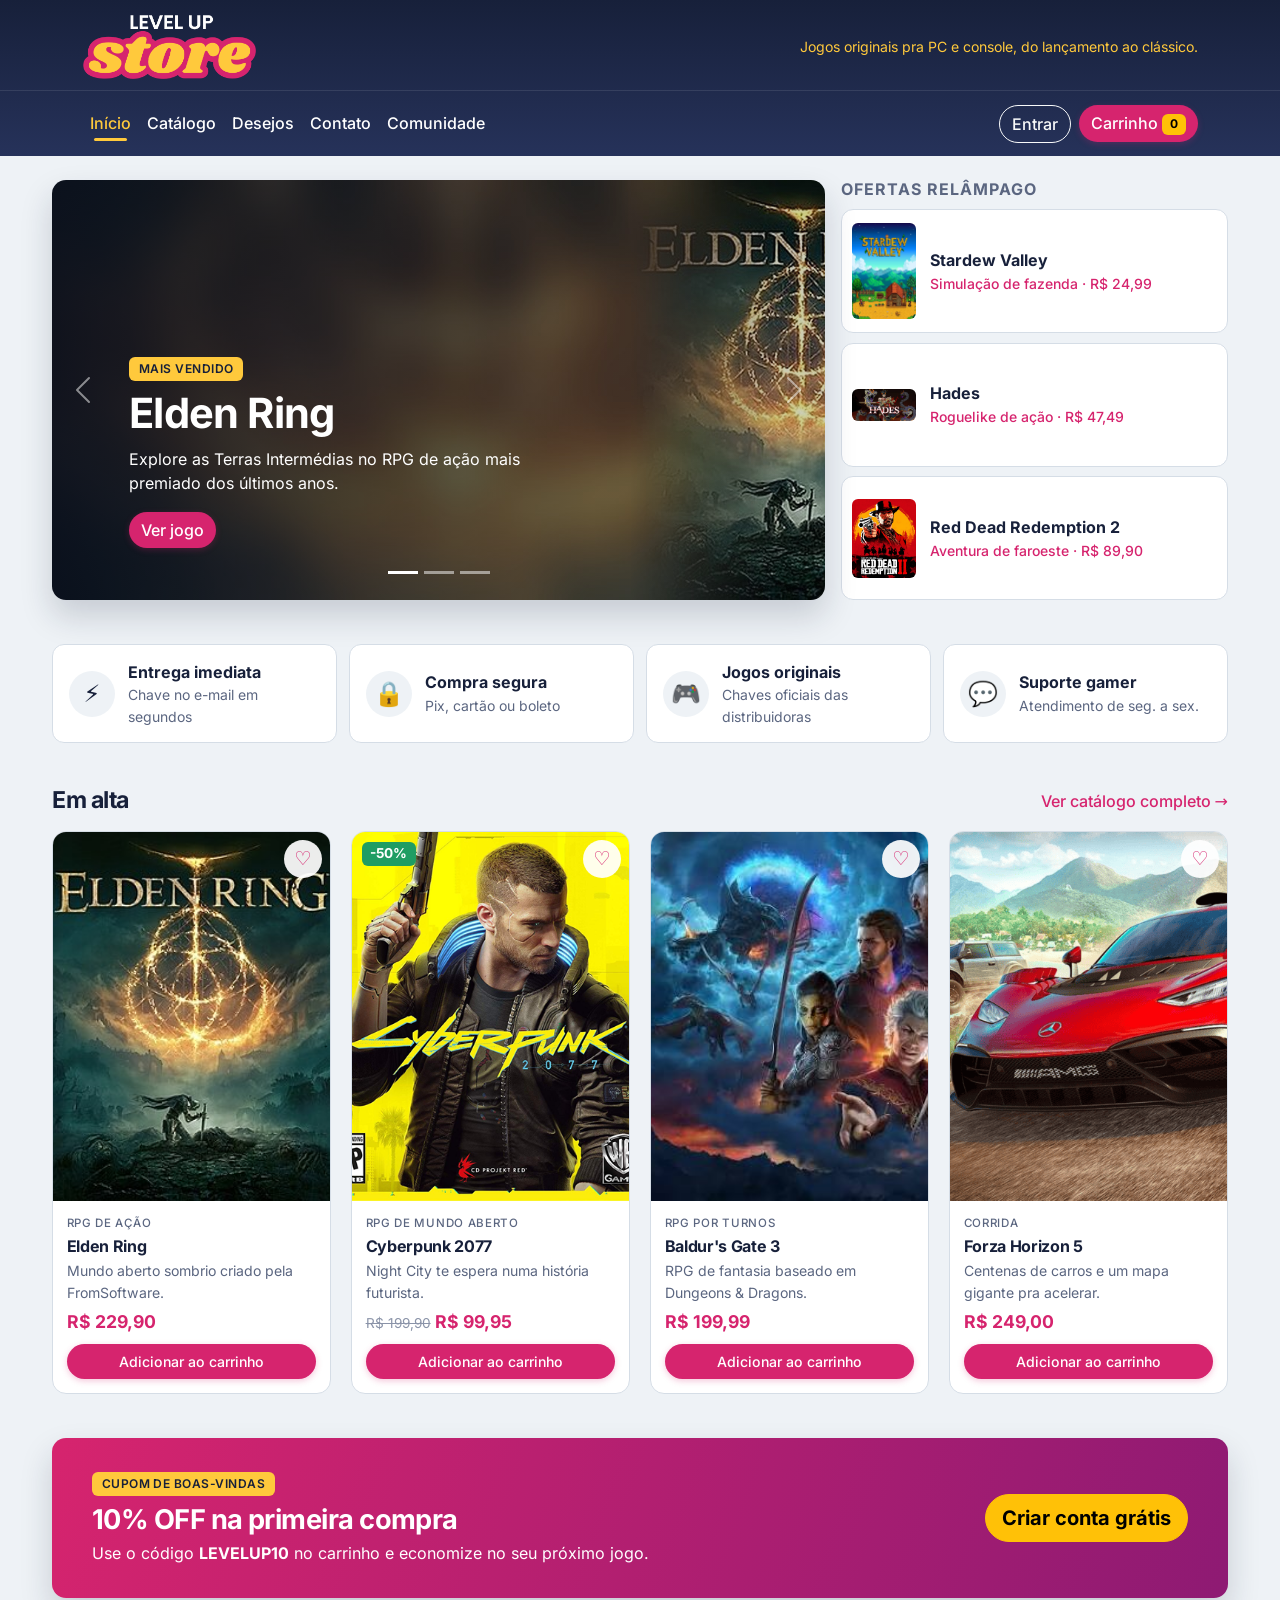
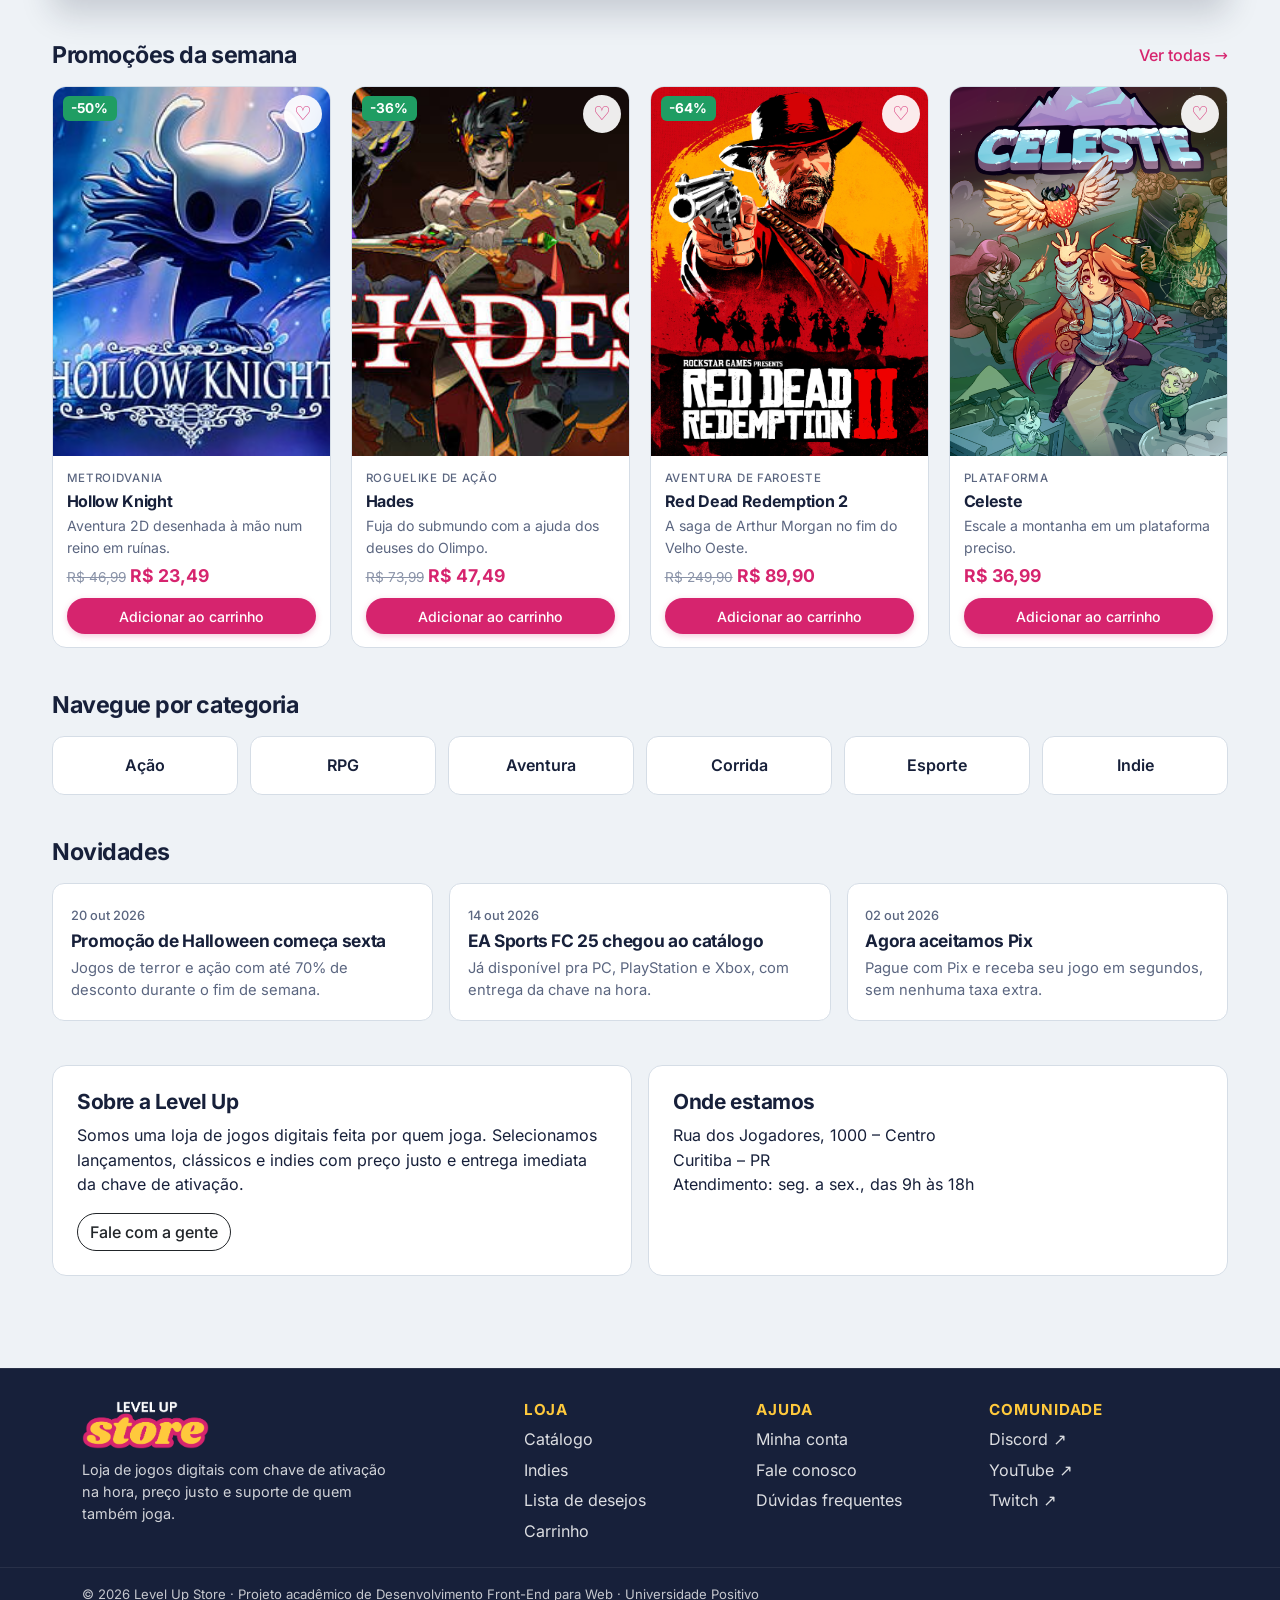
<file: index.html>
<!DOCTYPE html>
<html lang="pt-BR">
<head>
  <meta charset="UTF-8">
  <meta name="viewport" content="width=device-width, initial-scale=1">
  <meta name="description" content="Level Up Store: loja de jogos digitais para PC e console.">
  <title>Início | Level Up Store</title>
  <link rel="stylesheet" href="css/bootstrap.min.css">
  <link rel="stylesheet" href="css/style.css?v=2">
  <style>
    #destaques-laterais .mini-capa {
      width: 64px;
      border-radius: 6px;
    }
  </style>
</head>
<body>
  <header class="topo-site">
    <div class="topo-marca container-xl">
      <a class="logo" href="index.html"><img src="img/logo.png" alt="Level Up Store - página inicial"></a>
      <p class="tagline">Jogos originais pra PC e console, do lançamento ao clássico.</p>
    </div>
    <nav class="navbar navbar-expand-lg navbar-dark menu-principal" aria-label="Menu principal">
      <div class="container-xl">
        <button class="navbar-toggler" type="button" data-bs-toggle="collapse" data-bs-target="#menu" aria-controls="menu" aria-expanded="false" aria-label="Abrir menu">
          <span class="navbar-toggler-icon"></span>
        </button>
        <a class="btn btn-loja btn-sm d-lg-none" href="carrinho.html">Carrinho <span class="badge text-bg-warning" id="cart-count-mobile">0</span></a>
        <div class="collapse navbar-collapse" id="menu">
          <ul class="navbar-nav me-auto">
          <li class="nav-item"><a class="nav-link active" aria-current="page" href="index.html">Início</a></li>
          <li class="nav-item"><a class="nav-link" href="catalogo.html">Catálogo</a></li>
          <li class="nav-item"><a class="nav-link" href="lista-desejos.html">Desejos</a></li>
          <li class="nav-item"><a class="nav-link" href="contato.html">Contato</a></li>
            <li class="nav-item dropdown">
              <a class="nav-link dropdown-toggle" href="#" role="button" data-bs-toggle="dropdown" aria-expanded="false">Comunidade</a>
              <ul class="dropdown-menu">
            <li><a class="dropdown-item" href="https://discord.com" target="_blank" rel="noopener">Discord ↗</a></li>
            <li><a class="dropdown-item" href="https://www.youtube.com" target="_blank" rel="noopener">YouTube ↗</a></li>
            <li><a class="dropdown-item" href="https://www.twitch.tv" target="_blank" rel="noopener">Twitch ↗</a></li>
              </ul>
            </li>
          </ul>
          <div class="acoes-topo">
            <a class="btn btn-outline-light" id="link-conta" href="login.html">Entrar</a>
            <a class="btn btn-loja d-none d-lg-inline-block" href="carrinho.html">Carrinho <span class="badge text-bg-warning" id="cart-count">0</span></a>
          </div>
        </div>
      </div>
    </nav>
  </header>

  <main class="container-xl conteudo">
    <section class="vitrine revelar">
      <div id="carrossel" class="carousel slide carousel-fade destaque-principal" data-bs-ride="carousel" data-bs-interval="5000">
        <div class="carousel-indicators">
        <button type="button" data-bs-target="#carrossel" data-bs-slide-to="0" class="active" aria-current="true" aria-label="Destaque 1"></button>
        <button type="button" data-bs-target="#carrossel" data-bs-slide-to="1" aria-label="Destaque 2"></button>
        <button type="button" data-bs-target="#carrossel" data-bs-slide-to="2" aria-label="Destaque 3"></button>
        </div>
        <div class="carousel-inner">
        <div class="carousel-item active">
          <img src="img/banners/elden-ring.jpg" class="d-block w-100" alt="Arte de Elden Ring">
          <div class="carousel-caption text-start">
            <span class="selo">Mais vendido</span>
            <h1>Elden Ring</h1>
            <p>Explore as Terras Intermédias no RPG de ação mais premiado dos últimos anos.</p>
            <a class="btn btn-loja" href="jogo.html?id=1">Ver jogo</a>
          </div>
        </div>
        <div class="carousel-item">
          <img src="img/banners/hollow-knight.jpg" class="d-block w-100" alt="Arte de Hollow Knight">
          <div class="carousel-caption text-start">
            <span class="selo">-50% essa semana</span>
            <h2 class="h1">Hollow Knight</h2>
            <p>Um reino subterrâneo enorme pra desbravar, com combate desafiador.</p>
            <a class="btn btn-loja" href="jogo.html?id=2">Ver jogo</a>
          </div>
        </div>
        <div class="carousel-item">
          <img src="img/banners/forza-horizon-5.jpg" class="d-block w-100" alt="Arte de Forza Horizon 5">
          <div class="carousel-caption text-start">
            <span class="selo">Novo no catálogo</span>
            <h2 class="h1">Forza Horizon 5</h2>
            <p>Corridas em mundo aberto pelas paisagens do México.</p>
            <a class="btn btn-loja" href="jogo.html?id=3">Ver jogo</a>
          </div>
        </div>
        </div>
        <button class="carousel-control-prev" type="button" data-bs-target="#carrossel" data-bs-slide="prev">
          <span class="carousel-control-prev-icon" aria-hidden="true"></span>
          <span class="visually-hidden">Anterior</span>
        </button>
        <button class="carousel-control-next" type="button" data-bs-target="#carrossel" data-bs-slide="next">
          <span class="carousel-control-next-icon" aria-hidden="true"></span>
          <span class="visually-hidden">Próximo</span>
        </button>
      </div>

      <aside id="destaques-laterais" class="destaques-laterais" aria-label="Ofertas rápidas">
        <h2 class="titulo-lateral">Ofertas relâmpago</h2>
      <a class="mini-destaque" href="jogo.html?id=4">
        <img class="mini-capa" src="img/jogos/stardew-valley.png" alt="Capa de Stardew Valley">
        <span><strong>Stardew Valley</strong><small>Simulação de fazenda · R$ 24,99</small></span>
      </a>
      <a class="mini-destaque" href="jogo.html?id=6">
        <img class="mini-capa" src="img/jogos/hades.jpg" alt="Capa de Hades">
        <span><strong>Hades</strong><small>Roguelike de ação · R$ 47,49</small></span>
      </a>
      <a class="mini-destaque" href="jogo.html?id=8">
        <img class="mini-capa" src="img/jogos/red-dead-2.png" alt="Capa de Red Dead Redemption 2">
        <span><strong>Red Dead Redemption 2</strong><small>Aventura de faroeste · R$ 89,90</small></span>
      </a>
      </aside>
    </section>

    <section class="vantagens revelar" aria-label="Vantagens">
      <div class="vantagem"><span class="vantagem-icone">⚡</span><div><strong>Entrega imediata</strong><small>Chave no e-mail em segundos</small></div></div>
      <div class="vantagem"><span class="vantagem-icone">🔒</span><div><strong>Compra segura</strong><small>Pix, cartão ou boleto</small></div></div>
      <div class="vantagem"><span class="vantagem-icone">🎮</span><div><strong>Jogos originais</strong><small>Chaves oficiais das distribuidoras</small></div></div>
      <div class="vantagem"><span class="vantagem-icone">💬</span><div><strong>Suporte gamer</strong><small>Atendimento de seg. a sex.</small></div></div>
    </section>

    <section class="revelar">
      <div class="titulo-secao">
        <h2>Em alta</h2>
        <a href="catalogo.html">Ver catálogo completo →</a>
      </div>
      <div class="grade-jogos">
        <article class="card card-jogo">
          <div class="card-jogo-capa">
            <a href="jogo.html?id=1"><img src="img/jogos/elden-ring.jpg" class="card-img-top" alt="Capa de Elden Ring"></a>
            <button type="button" class="botao-desejo" data-desejo="1" aria-label="Lista de desejos">♡</button>
          </div>
          <div class="card-body card-jogo-corpo">
            <small class="genero">RPG de ação</small>
            <h3 class="card-title"><a href="jogo.html?id=1">Elden Ring</a></h3>
            <p class="card-text card-jogo-texto">Mundo aberto sombrio criado pela FromSoftware.</p>
            <p class="preco">R$ 229,90</p>
            <button type="button" class="btn btn-loja w-100" data-add="1">Adicionar ao carrinho</button>
          </div>
        </article>
        <article class="card card-jogo">
          <div class="card-jogo-capa">
            <a href="jogo.html?id=5"><img src="img/jogos/cyberpunk-2077.png" class="card-img-top" alt="Capa de Cyberpunk 2077"></a>
            <span class="selo-desconto">-50%</span>
            <button type="button" class="botao-desejo" data-desejo="5" aria-label="Lista de desejos">♡</button>
          </div>
          <div class="card-body card-jogo-corpo">
            <small class="genero">RPG de mundo aberto</small>
            <h3 class="card-title"><a href="jogo.html?id=5">Cyberpunk 2077</a></h3>
            <p class="card-text card-jogo-texto">Night City te espera numa história futurista.</p>
            <p class="preco"><s>R$ 199,90</s> R$ 99,95</p>
            <button type="button" class="btn btn-loja w-100" data-add="5">Adicionar ao carrinho</button>
          </div>
        </article>
        <article class="card card-jogo">
          <div class="card-jogo-capa">
            <a href="jogo.html?id=10"><img src="img/jogos/baldurs-gate-3.png" class="card-img-top" alt="Capa de Baldur's Gate 3"></a>
            <button type="button" class="botao-desejo" data-desejo="10" aria-label="Lista de desejos">♡</button>
          </div>
          <div class="card-body card-jogo-corpo">
            <small class="genero">RPG por turnos</small>
            <h3 class="card-title"><a href="jogo.html?id=10">Baldur's Gate 3</a></h3>
            <p class="card-text card-jogo-texto">RPG de fantasia baseado em Dungeons & Dragons.</p>
            <p class="preco">R$ 199,99</p>
            <button type="button" class="btn btn-loja w-100" data-add="10">Adicionar ao carrinho</button>
          </div>
        </article>
        <article class="card card-jogo">
          <div class="card-jogo-capa">
            <a href="jogo.html?id=3"><img src="img/jogos/forza-horizon-5.png" class="card-img-top" alt="Capa de Forza Horizon 5"></a>
            <button type="button" class="botao-desejo" data-desejo="3" aria-label="Lista de desejos">♡</button>
          </div>
          <div class="card-body card-jogo-corpo">
            <small class="genero">Corrida</small>
            <h3 class="card-title"><a href="jogo.html?id=3">Forza Horizon 5</a></h3>
            <p class="card-text card-jogo-texto">Centenas de carros e um mapa gigante pra acelerar.</p>
            <p class="preco">R$ 249,00</p>
            <button type="button" class="btn btn-loja w-100" data-add="3">Adicionar ao carrinho</button>
          </div>
        </article>
      </div>
    </section>

    <section class="faixa-cupom revelar">
      <div>
        <span class="selo">Cupom de boas-vindas</span>
        <h2>10% OFF na primeira compra</h2>
        <p>Use o código <strong>LEVELUP10</strong> no carrinho e economize no seu próximo jogo.</p>
      </div>
      <a class="btn btn-warning btn-lg fw-bold" href="cadastro.html">Criar conta grátis</a>
    </section>

    <section class="revelar">
      <div class="titulo-secao">
        <h2>Promoções da semana</h2>
        <a href="catalogo.html">Ver todas →</a>
      </div>
      <div class="grade-jogos">
        <article class="card card-jogo">
          <div class="card-jogo-capa">
            <a href="jogo.html?id=2"><img src="img/jogos/hollow-knight.jpg" class="card-img-top" alt="Capa de Hollow Knight"></a>
            <span class="selo-desconto">-50%</span>
            <button type="button" class="botao-desejo" data-desejo="2" aria-label="Lista de desejos">♡</button>
          </div>
          <div class="card-body card-jogo-corpo">
            <small class="genero">Metroidvania</small>
            <h3 class="card-title"><a href="jogo.html?id=2">Hollow Knight</a></h3>
            <p class="card-text card-jogo-texto">Aventura 2D desenhada à mão num reino em ruínas.</p>
            <p class="preco"><s>R$ 46,99</s> R$ 23,49</p>
            <button type="button" class="btn btn-loja w-100" data-add="2">Adicionar ao carrinho</button>
          </div>
        </article>
        <article class="card card-jogo">
          <div class="card-jogo-capa">
            <a href="jogo.html?id=6"><img src="img/jogos/hades.jpg" class="card-img-top" alt="Capa de Hades"></a>
            <span class="selo-desconto">-36%</span>
            <button type="button" class="botao-desejo" data-desejo="6" aria-label="Lista de desejos">♡</button>
          </div>
          <div class="card-body card-jogo-corpo">
            <small class="genero">Roguelike de ação</small>
            <h3 class="card-title"><a href="jogo.html?id=6">Hades</a></h3>
            <p class="card-text card-jogo-texto">Fuja do submundo com a ajuda dos deuses do Olimpo.</p>
            <p class="preco"><s>R$ 73,99</s> R$ 47,49</p>
            <button type="button" class="btn btn-loja w-100" data-add="6">Adicionar ao carrinho</button>
          </div>
        </article>
        <article class="card card-jogo">
          <div class="card-jogo-capa">
            <a href="jogo.html?id=8"><img src="img/jogos/red-dead-2.png" class="card-img-top" alt="Capa de Red Dead Redemption 2"></a>
            <span class="selo-desconto">-64%</span>
            <button type="button" class="botao-desejo" data-desejo="8" aria-label="Lista de desejos">♡</button>
          </div>
          <div class="card-body card-jogo-corpo">
            <small class="genero">Aventura de faroeste</small>
            <h3 class="card-title"><a href="jogo.html?id=8">Red Dead Redemption 2</a></h3>
            <p class="card-text card-jogo-texto">A saga de Arthur Morgan no fim do Velho Oeste.</p>
            <p class="preco"><s>R$ 249,90</s> R$ 89,90</p>
            <button type="button" class="btn btn-loja w-100" data-add="8">Adicionar ao carrinho</button>
          </div>
        </article>
        <article class="card card-jogo">
          <div class="card-jogo-capa">
            <a href="jogo.html?id=9"><img src="img/jogos/celeste.png" class="card-img-top" alt="Capa de Celeste"></a>
            <button type="button" class="botao-desejo" data-desejo="9" aria-label="Lista de desejos">♡</button>
          </div>
          <div class="card-body card-jogo-corpo">
            <small class="genero">Plataforma</small>
            <h3 class="card-title"><a href="jogo.html?id=9">Celeste</a></h3>
            <p class="card-text card-jogo-texto">Escale a montanha em um plataforma preciso.</p>
            <p class="preco">R$ 36,99</p>
            <button type="button" class="btn btn-loja w-100" data-add="9">Adicionar ao carrinho</button>
          </div>
        </article>
      </div>
    </section>

    <section class="revelar">
      <div class="titulo-secao">
        <h2>Navegue por categoria</h2>
      </div>
      <div class="categorias">
        <a class="cat" href="catalogo.html?cat=Ação">Ação</a>
        <a class="cat" href="catalogo.html?cat=RPG">RPG</a>
        <a class="cat" href="catalogo.html?cat=Aventura">Aventura</a>
        <a class="cat" href="catalogo.html?cat=Corrida">Corrida</a>
        <a class="cat" href="catalogo.html?cat=Esporte">Esporte</a>
        <a class="cat" href="catalogo.html?cat=Indie">Indie</a>
      </div>
    </section>

    <section class="revelar">
      <div class="titulo-secao">
        <h2>Novidades</h2>
      </div>
      <div class="noticias">
        <article class="noticia">
          <time datetime="2026-10-20">20 out 2026</time>
          <h3>Promoção de Halloween começa sexta</h3>
          <p>Jogos de terror e ação com até 70% de desconto durante o fim de semana.</p>
        </article>
        <article class="noticia">
          <time datetime="2026-10-14">14 out 2026</time>
          <h3>EA Sports FC 25 chegou ao catálogo</h3>
          <p>Já disponível pra PC, PlayStation e Xbox, com entrega da chave na hora.</p>
        </article>
        <article class="noticia">
          <time datetime="2026-10-02">02 out 2026</time>
          <h3>Agora aceitamos Pix</h3>
          <p>Pague com Pix e receba seu jogo em segundos, sem nenhuma taxa extra.</p>
        </article>
      </div>
    </section>

    <section class="sobre-local revelar">
      <article class="bloco-info">
        <h2>Sobre a Level Up</h2>
        <p>Somos uma loja de jogos digitais feita por quem joga. Selecionamos lançamentos, clássicos e indies com preço justo e entrega imediata da chave de ativação.</p>
        <a class="btn btn-outline-dark" href="contato.html">Fale com a gente</a>
      </article>
      <article class="bloco-info">
        <h2>Onde estamos</h2>
        <address style="font-style: normal; margin-bottom: 0;">
          Rua dos Jogadores, 1000 – Centro<br>
          Curitiba – PR<br>
          Atendimento: seg. a sex., das 9h às 18h
        </address>
      </article>
    </section>
  </main>

  <footer class="rodape-site">
    <div class="container-xl rodape-colunas">
      <div class="rodape-marca">
        <img src="img/logo.png" alt="Level Up Store">
        <p>Loja de jogos digitais com chave de ativação na hora, preço justo e suporte de quem também joga.</p>
      </div>
      <nav aria-label="Loja">
        <h2>Loja</h2>
        <ul>
          <li><a href="catalogo.html">Catálogo</a></li>
          <li><a href="catalogo.html?cat=Indie">Indies</a></li>
          <li><a href="lista-desejos.html">Lista de desejos</a></li>
          <li><a href="carrinho.html">Carrinho</a></li>
        </ul>
      </nav>
      <nav aria-label="Ajuda">
        <h2>Ajuda</h2>
        <ul>
          <li><a href="conta.html">Minha conta</a></li>
          <li><a href="contato.html">Fale conosco</a></li>
          <li><a href="contato.html#duvidas">Dúvidas frequentes</a></li>
        </ul>
      </nav>
      <nav aria-label="Redes">
        <h2>Comunidade</h2>
        <ul>
          <li><a href="https://discord.com" target="_blank" rel="noopener">Discord ↗</a></li>
          <li><a href="https://www.youtube.com" target="_blank" rel="noopener">YouTube ↗</a></li>
          <li><a href="https://www.twitch.tv" target="_blank" rel="noopener">Twitch ↗</a></li>
        </ul>
      </nav>
    </div>
    <div class="rodape-base">
      <p class="container-xl">© 2026 Level Up Store · Projeto acadêmico de Desenvolvimento Front-End para Web · Universidade Positivo</p>
    </div>
  </footer>

  <script src="js/bootstrap.bundle.min.js"></script>
  <script src="js/dados.js?v=2"></script>
  <script src="js/script.js?v=2"></script>
</body>
</html>
</file>
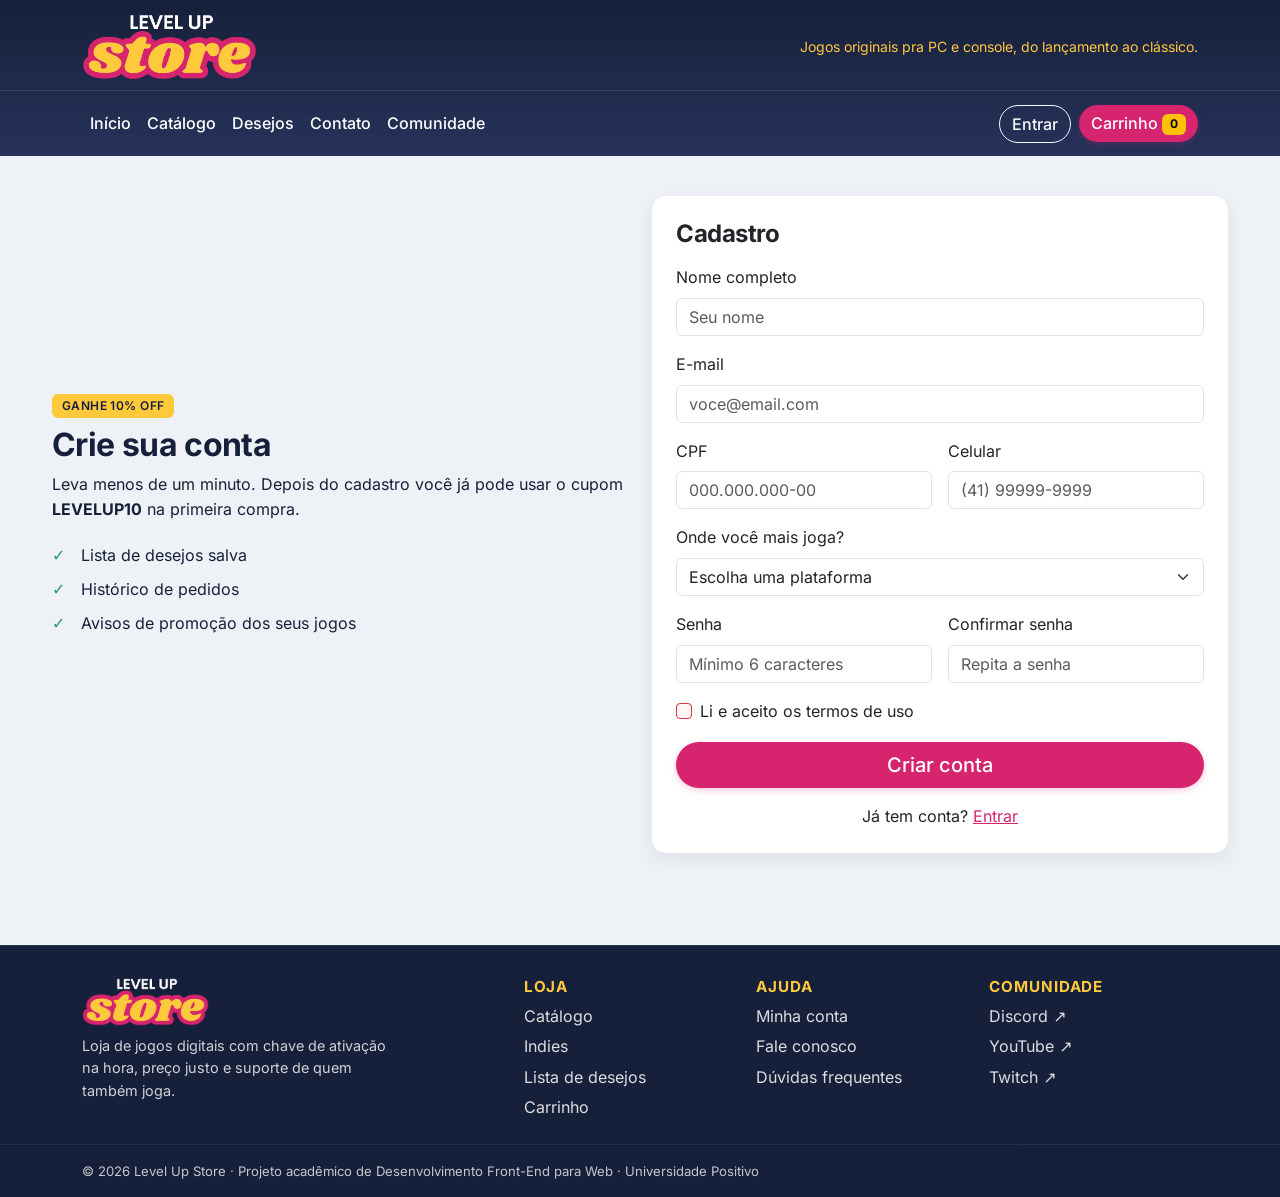
<file: cadastro.html>
<!DOCTYPE html>
<html lang="pt-BR">
<head>
  <meta charset="UTF-8">
  <meta name="viewport" content="width=device-width, initial-scale=1">
  <meta name="description" content="Level Up Store: loja de jogos digitais para PC e console.">
  <title>Cadastro | Level Up Store</title>
  <link rel="stylesheet" href="css/bootstrap.min.css">
  <link rel="stylesheet" href="css/style.css">
</head>
<body>
  <header class="topo-site">
    <div class="topo-marca container-xl">
      <a class="logo" href="index.html"><img src="img/logo.png" alt="Level Up Store - página inicial"></a>
      <p class="tagline">Jogos originais pra PC e console, do lançamento ao clássico.</p>
    </div>
    <nav class="navbar navbar-expand-lg navbar-dark menu-principal" aria-label="Menu principal">
      <div class="container-xl">
        <button class="navbar-toggler" type="button" data-bs-toggle="collapse" data-bs-target="#menu" aria-controls="menu" aria-expanded="false" aria-label="Abrir menu">
          <span class="navbar-toggler-icon"></span>
        </button>
        <a class="btn btn-loja btn-sm d-lg-none" href="carrinho.html">Carrinho <span class="badge text-bg-warning" id="cart-count-mobile">0</span></a>
        <div class="collapse navbar-collapse" id="menu">
          <ul class="navbar-nav me-auto">
          <li class="nav-item"><a class="nav-link" href="index.html">Início</a></li>
          <li class="nav-item"><a class="nav-link" href="catalogo.html">Catálogo</a></li>
          <li class="nav-item"><a class="nav-link" href="lista-desejos.html">Desejos</a></li>
          <li class="nav-item"><a class="nav-link" href="contato.html">Contato</a></li>
            <li class="nav-item dropdown">
              <a class="nav-link dropdown-toggle" href="#" role="button" data-bs-toggle="dropdown" aria-expanded="false">Comunidade</a>
              <ul class="dropdown-menu">
            <li><a class="dropdown-item" href="https://discord.com" target="_blank" rel="noopener">Discord ↗</a></li>
            <li><a class="dropdown-item" href="https://www.youtube.com" target="_blank" rel="noopener">YouTube ↗</a></li>
            <li><a class="dropdown-item" href="https://www.twitch.tv" target="_blank" rel="noopener">Twitch ↗</a></li>
              </ul>
            </li>
          </ul>
          <div class="acoes-topo">
            <a class="btn btn-outline-light" id="link-conta" href="login.html">Entrar</a>
            <a class="btn btn-loja d-none d-lg-inline-block" href="carrinho.html">Carrinho <span class="badge text-bg-warning" id="cart-count">0</span></a>
          </div>
        </div>
      </div>
    </nav>
  </header>

  <main class="container-xl conteudo">
    <section class="tela-acesso revelar">
      <div class="acesso-lado">
        <span class="selo">Ganhe 10% OFF</span>
        <h1>Crie sua conta</h1>
        <p>Leva menos de um minuto. Depois do cadastro você já pode usar o cupom <strong>LEVELUP10</strong> na primeira compra.</p>
        <ul class="lista-beneficios">
          <li>Lista de desejos salva</li>
          <li>Histórico de pedidos</li>
          <li>Avisos de promoção dos seus jogos</li>
        </ul>
      </div>
      <div class="card painel acesso-form">
        <div class="card-body p-4">
          <h2 class="h4 fw-bold mb-3">Cadastro</h2>
          <div id="mensagem-cadastro" role="status"></div>
          <form id="form-cadastro" class="row g-3">
            <div class="col-12">
              <label class="form-label" for="cad-nome">Nome completo</label>
              <input type="text" class="form-control" id="cad-nome" placeholder="Seu nome" required minlength="3">
            </div>
            <div class="col-12">
              <label class="form-label" for="cad-email">E-mail</label>
              <input type="email" class="form-control" id="cad-email" placeholder="voce@email.com" required>
            </div>
            <div class="col-md-6">
              <label class="form-label" for="cad-cpf">CPF</label>
              <input type="text" class="form-control" id="cad-cpf" placeholder="000.000.000-00" required inputmode="numeric" maxlength="14" autocomplete="off" pattern="\d{3}\.\d{3}\.\d{3}-\d{2}" title="Digite só os 11 números do CPF">
            </div>
            <div class="col-md-6">
              <label class="form-label" for="cad-telefone">Celular</label>
              <input type="tel" class="form-control" id="cad-telefone" placeholder="(41) 99999-9999" required inputmode="numeric" maxlength="15" autocomplete="tel" pattern="\(\d{2}\) \d{4,5}-\d{4}" title="Digite DDD + número, só os números">
            </div>
            <div class="col-12">
              <label class="form-label" for="cad-plataforma">Onde você mais joga?</label>
              <select class="form-select" id="cad-plataforma" required>
                <option value="">Escolha uma plataforma</option>
                <option>PC</option>
                <option>PlayStation</option>
                <option>Xbox</option>
                <option>Nintendo Switch</option>
              </select>
            </div>
            <div class="col-md-6">
              <label class="form-label" for="cad-senha">Senha</label>
              <input type="password" class="form-control" id="cad-senha" placeholder="Mínimo 6 caracteres" required minlength="6">
            </div>
            <div class="col-md-6">
              <label class="form-label" for="cad-confirma">Confirmar senha</label>
              <input type="password" class="form-control" id="cad-confirma" placeholder="Repita a senha" required minlength="6">
            </div>
            <div class="col-12">
              <div class="form-check">
                <input class="form-check-input" type="checkbox" id="cad-termos" required>
                <label class="form-check-label" for="cad-termos">Li e aceito os termos de uso</label>
              </div>
            </div>
            <div class="col-12 d-grid">
              <button type="submit" class="btn btn-loja btn-lg">Criar conta</button>
            </div>
          </form>
          <p class="mt-3 mb-0 text-center">Já tem conta? <a href="login.html">Entrar</a></p>
        </div>
      </div>
    </section>
  </main>

  <footer class="rodape-site">
    <div class="container-xl rodape-colunas">
      <div class="rodape-marca">
        <img src="img/logo.png" alt="Level Up Store">
        <p>Loja de jogos digitais com chave de ativação na hora, preço justo e suporte de quem também joga.</p>
      </div>
      <nav aria-label="Loja">
        <h2>Loja</h2>
        <ul>
          <li><a href="catalogo.html">Catálogo</a></li>
          <li><a href="catalogo.html?cat=Indie">Indies</a></li>
          <li><a href="lista-desejos.html">Lista de desejos</a></li>
          <li><a href="carrinho.html">Carrinho</a></li>
        </ul>
      </nav>
      <nav aria-label="Ajuda">
        <h2>Ajuda</h2>
        <ul>
          <li><a href="conta.html">Minha conta</a></li>
          <li><a href="contato.html">Fale conosco</a></li>
          <li><a href="contato.html#duvidas">Dúvidas frequentes</a></li>
        </ul>
      </nav>
      <nav aria-label="Redes">
        <h2>Comunidade</h2>
        <ul>
          <li><a href="https://discord.com" target="_blank" rel="noopener">Discord ↗</a></li>
          <li><a href="https://www.youtube.com" target="_blank" rel="noopener">YouTube ↗</a></li>
          <li><a href="https://www.twitch.tv" target="_blank" rel="noopener">Twitch ↗</a></li>
        </ul>
      </nav>
    </div>
    <div class="rodape-base">
      <p class="container-xl">© 2026 Level Up Store · Projeto acadêmico de Desenvolvimento Front-End para Web · Universidade Positivo</p>
    </div>
  </footer>

  <script src="js/bootstrap.bundle.min.js"></script>
  <script src="js/dados.js"></script>
  <script src="js/script.js"></script>
  <script src="js/mascaras.js"></script>
  <script src="js/cadastro.js"></script>
</body>
</html>
</file>
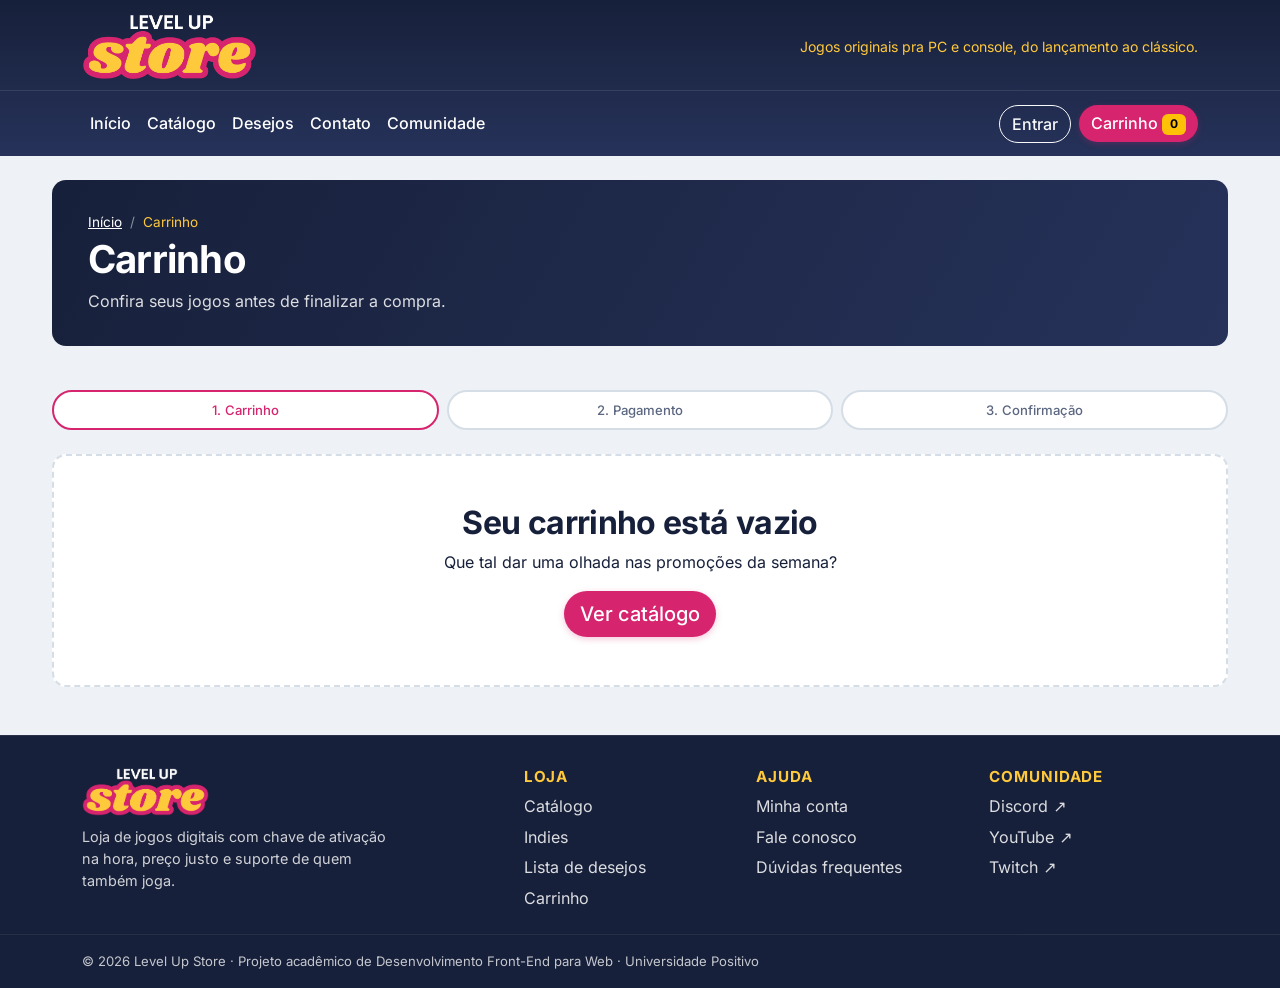
<file: carrinho.html>
<!DOCTYPE html>
<html lang="pt-BR">
<head>
  <meta charset="UTF-8">
  <meta name="viewport" content="width=device-width, initial-scale=1">
  <meta name="description" content="Level Up Store: loja de jogos digitais para PC e console.">
  <title>Carrinho | Level Up Store</title>
  <link rel="stylesheet" href="css/bootstrap.min.css">
  <link rel="stylesheet" href="css/style.css?v=2">
</head>
<body>
  <header class="topo-site">
    <div class="topo-marca container-xl">
      <a class="logo" href="index.html"><img src="img/logo.png" alt="Level Up Store - página inicial"></a>
      <p class="tagline">Jogos originais pra PC e console, do lançamento ao clássico.</p>
    </div>
    <nav class="navbar navbar-expand-lg navbar-dark menu-principal" aria-label="Menu principal">
      <div class="container-xl">
        <button class="navbar-toggler" type="button" data-bs-toggle="collapse" data-bs-target="#menu" aria-controls="menu" aria-expanded="false" aria-label="Abrir menu">
          <span class="navbar-toggler-icon"></span>
        </button>
        <a class="btn btn-loja btn-sm d-lg-none" href="carrinho.html">Carrinho <span class="badge text-bg-warning" id="cart-count-mobile">0</span></a>
        <div class="collapse navbar-collapse" id="menu">
          <ul class="navbar-nav me-auto">
          <li class="nav-item"><a class="nav-link" href="index.html">Início</a></li>
          <li class="nav-item"><a class="nav-link" href="catalogo.html">Catálogo</a></li>
          <li class="nav-item"><a class="nav-link" href="lista-desejos.html">Desejos</a></li>
          <li class="nav-item"><a class="nav-link" href="contato.html">Contato</a></li>
            <li class="nav-item dropdown">
              <a class="nav-link dropdown-toggle" href="#" role="button" data-bs-toggle="dropdown" aria-expanded="false">Comunidade</a>
              <ul class="dropdown-menu">
            <li><a class="dropdown-item" href="https://discord.com" target="_blank" rel="noopener">Discord ↗</a></li>
            <li><a class="dropdown-item" href="https://www.youtube.com" target="_blank" rel="noopener">YouTube ↗</a></li>
            <li><a class="dropdown-item" href="https://www.twitch.tv" target="_blank" rel="noopener">Twitch ↗</a></li>
              </ul>
            </li>
          </ul>
          <div class="acoes-topo">
            <a class="btn btn-outline-light" id="link-conta" href="login.html">Entrar</a>
            <a class="btn btn-loja d-none d-lg-inline-block" href="carrinho.html">Carrinho <span class="badge text-bg-warning" id="cart-count">0</span></a>
          </div>
        </div>
      </div>
    </nav>
  </header>

  <main class="container-xl conteudo">
    <section class="cabecalho-pagina revelar">
      <nav aria-label="breadcrumb">
        <ol class="breadcrumb">
          <li class="breadcrumb-item"><a href="index.html">Início</a></li>
          <li class="breadcrumb-item active" aria-current="page">Carrinho</li>
        </ol>
      </nav>
      <h1>Carrinho</h1>
      <p>Confira seus jogos antes de finalizar a compra.</p>
    </section>

    <div class="passos revelar" aria-label="Etapas da compra">
      <span class="passo ativo">1. Carrinho</span>
      <span class="passo">2. Pagamento</span>
      <span class="passo">3. Confirmação</span>
    </div>

    <div id="carrinho-vazio" class="estado-vazio revelar" hidden>
      <h2>Seu carrinho está vazio</h2>
      <p>Que tal dar uma olhada nas promoções da semana?</p>
      <a class="btn btn-loja btn-lg" href="catalogo.html">Ver catálogo</a>
    </div>

    <section id="area-carrinho" class="layout-compra revelar">
      <div class="card painel">
        <div class="card-body">
          <div class="table-responsive">
            <table class="table align-middle tabela-loja tabela-carrinho">
              <thead>
                <tr>
                  <th scope="col">Jogo</th>
                  <th scope="col">Preço</th>
                  <th scope="col">Qtd.</th>
                  <th scope="col">Subtotal</th>
                  <th scope="col"><span class="visually-hidden">Ações</span></th>
                </tr>
              </thead>
              <tbody id="itens-carrinho"></tbody>
            </table>
          </div>
          <div class="d-flex justify-content-between flex-wrap gap-2">
            <a class="btn btn-outline-dark" href="catalogo.html">← Continuar comprando</a>
            <button type="button" class="btn btn-outline-danger" id="limpar-carrinho">Esvaziar carrinho</button>
          </div>
        </div>
      </div>

      <aside class="card painel resumo-compra">
        <div class="card-body">
          <h2 class="h5 fw-bold">Resumo do pedido</h2>
          <form id="form-cupom" class="mb-3">
            <label class="form-label" for="cupom">Cupom de desconto</label>
            <div class="input-group">
              <input type="text" class="form-control" id="cupom" placeholder="Ex.: LEVELUP10" required minlength="4">
              <button class="btn btn-dark" type="submit">Aplicar</button>
            </div>
            <div id="mensagem-cupom" role="status"></div>
          </form>
          <dl class="linhas-resumo">
            <dt>Itens</dt><dd id="resumo-qtd">0</dd>
            <dt>Subtotal</dt><dd id="resumo-subtotal">R$ 0,00</dd>
            <dt>Desconto</dt><dd id="resumo-desconto" class="text-success">- R$ 0,00</dd>
            <dt class="total">Total</dt><dd class="total" id="resumo-total">R$ 0,00</dd>
          </dl>
          <a class="btn btn-loja btn-lg w-100" href="checkout.html">Ir para o pagamento</a>
          <p class="pequeno-aviso">🔒 Pagamento 100% seguro</p>
        </div>
      </aside>
    </section>
  </main>

  <footer class="rodape-site">
    <div class="container-xl rodape-colunas">
      <div class="rodape-marca">
        <img src="img/logo.png" alt="Level Up Store">
        <p>Loja de jogos digitais com chave de ativação na hora, preço justo e suporte de quem também joga.</p>
      </div>
      <nav aria-label="Loja">
        <h2>Loja</h2>
        <ul>
          <li><a href="catalogo.html">Catálogo</a></li>
          <li><a href="catalogo.html?cat=Indie">Indies</a></li>
          <li><a href="lista-desejos.html">Lista de desejos</a></li>
          <li><a href="carrinho.html">Carrinho</a></li>
        </ul>
      </nav>
      <nav aria-label="Ajuda">
        <h2>Ajuda</h2>
        <ul>
          <li><a href="conta.html">Minha conta</a></li>
          <li><a href="contato.html">Fale conosco</a></li>
          <li><a href="contato.html#duvidas">Dúvidas frequentes</a></li>
        </ul>
      </nav>
      <nav aria-label="Redes">
        <h2>Comunidade</h2>
        <ul>
          <li><a href="https://discord.com" target="_blank" rel="noopener">Discord ↗</a></li>
          <li><a href="https://www.youtube.com" target="_blank" rel="noopener">YouTube ↗</a></li>
          <li><a href="https://www.twitch.tv" target="_blank" rel="noopener">Twitch ↗</a></li>
        </ul>
      </nav>
    </div>
    <div class="rodape-base">
      <p class="container-xl">© 2026 Level Up Store · Projeto acadêmico de Desenvolvimento Front-End para Web · Universidade Positivo</p>
    </div>
  </footer>

  <script src="js/bootstrap.bundle.min.js"></script>
  <script src="js/dados.js?v=2"></script>
  <script src="js/script.js?v=2"></script>
  <script src="js/carrinho.js?v=2"></script>
</body>
</html>
</file>
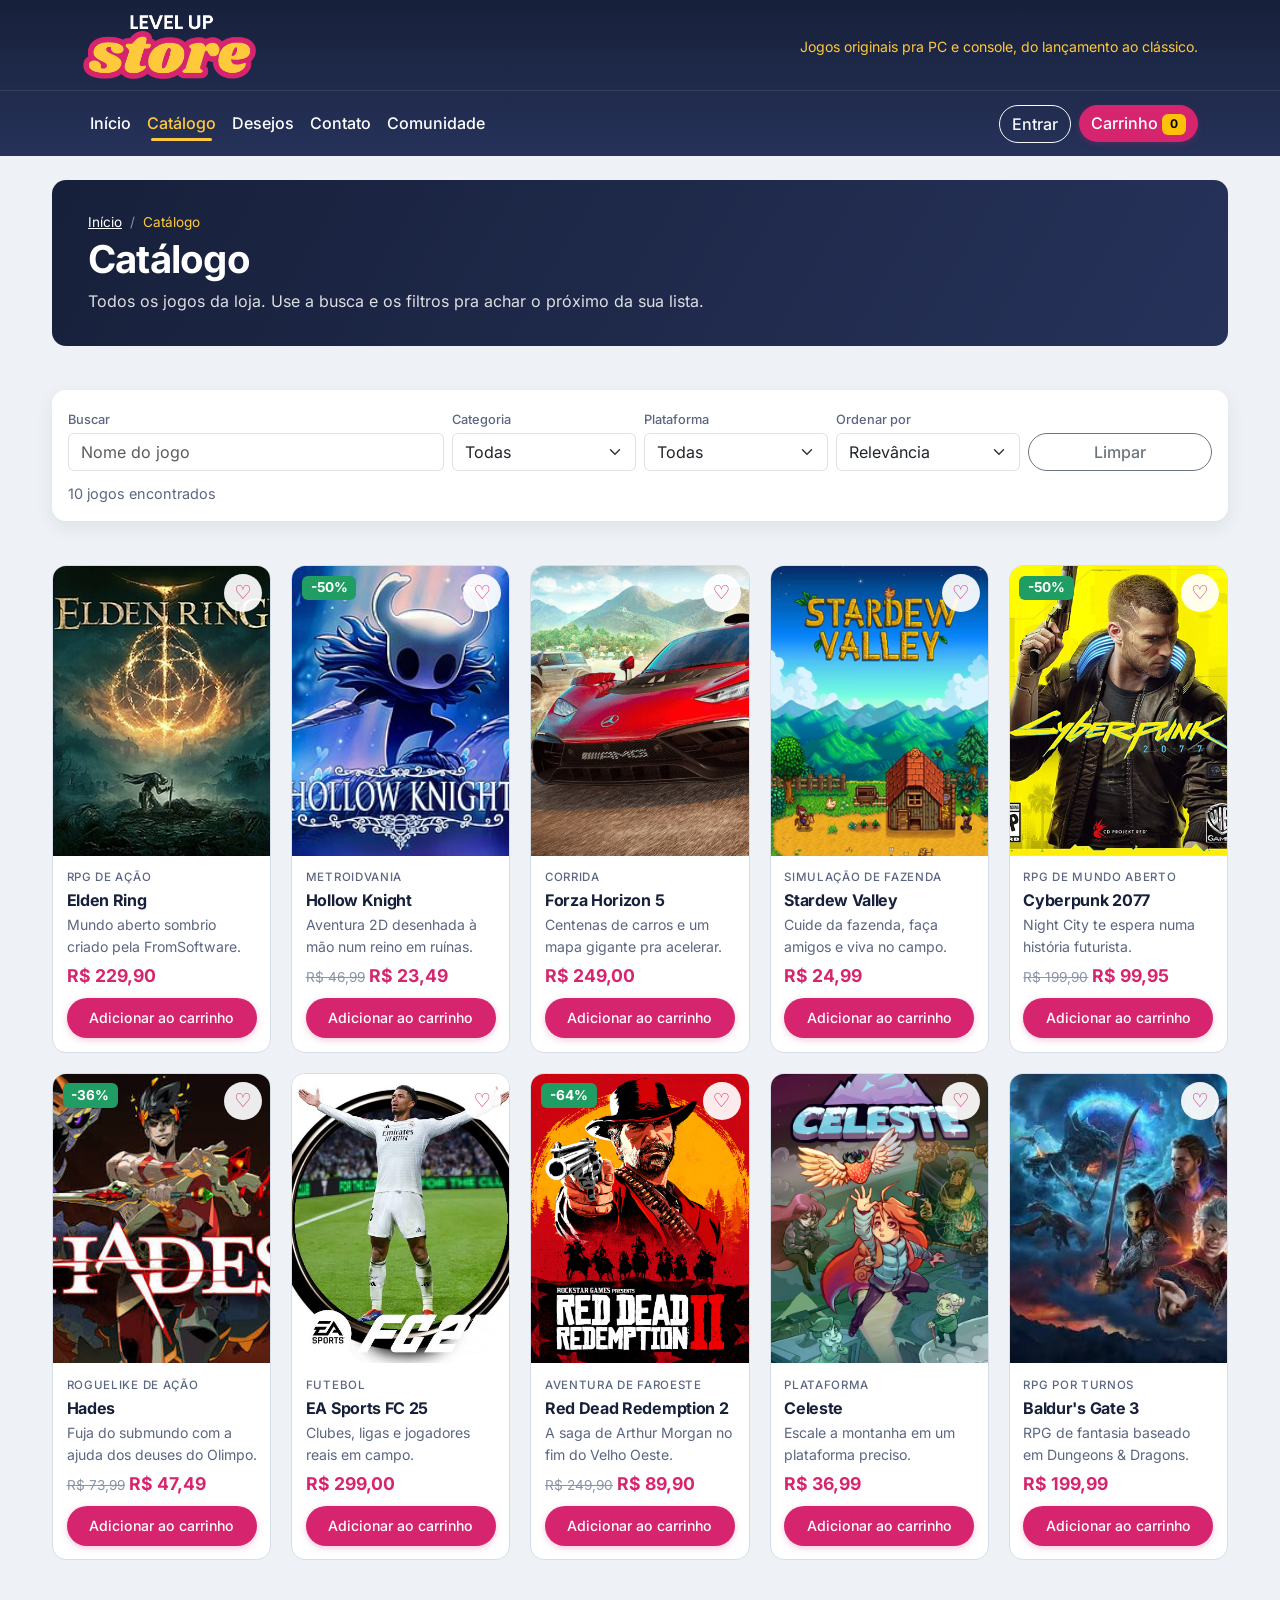
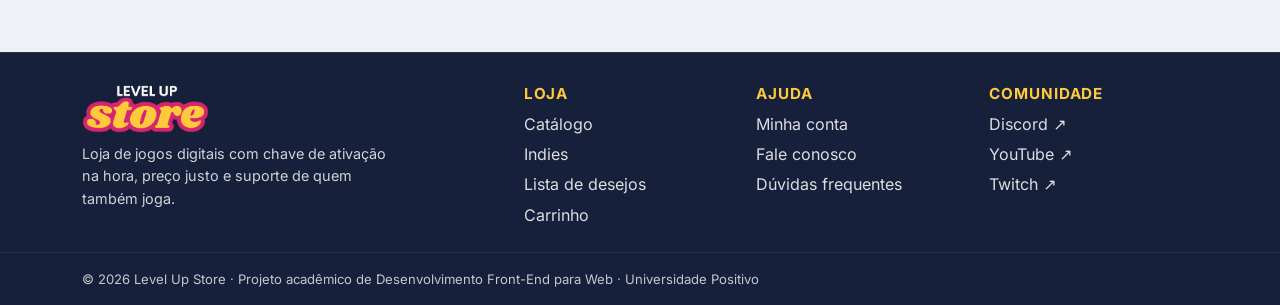
<file: catalogo.html>
<!DOCTYPE html>
<html lang="pt-BR">
<head>
  <meta charset="UTF-8">
  <meta name="viewport" content="width=device-width, initial-scale=1">
  <meta name="description" content="Level Up Store: loja de jogos digitais para PC e console.">
  <title>Catálogo | Level Up Store</title>
  <link rel="stylesheet" href="css/bootstrap.min.css">
  <link rel="stylesheet" href="css/style.css?v=2">
</head>
<body>
  <header class="topo-site">
    <div class="topo-marca container-xl">
      <a class="logo" href="index.html"><img src="img/logo.png" alt="Level Up Store - página inicial"></a>
      <p class="tagline">Jogos originais pra PC e console, do lançamento ao clássico.</p>
    </div>
    <nav class="navbar navbar-expand-lg navbar-dark menu-principal" aria-label="Menu principal">
      <div class="container-xl">
        <button class="navbar-toggler" type="button" data-bs-toggle="collapse" data-bs-target="#menu" aria-controls="menu" aria-expanded="false" aria-label="Abrir menu">
          <span class="navbar-toggler-icon"></span>
        </button>
        <a class="btn btn-loja btn-sm d-lg-none" href="carrinho.html">Carrinho <span class="badge text-bg-warning" id="cart-count-mobile">0</span></a>
        <div class="collapse navbar-collapse" id="menu">
          <ul class="navbar-nav me-auto">
          <li class="nav-item"><a class="nav-link" href="index.html">Início</a></li>
          <li class="nav-item"><a class="nav-link active" aria-current="page" href="catalogo.html">Catálogo</a></li>
          <li class="nav-item"><a class="nav-link" href="lista-desejos.html">Desejos</a></li>
          <li class="nav-item"><a class="nav-link" href="contato.html">Contato</a></li>
            <li class="nav-item dropdown">
              <a class="nav-link dropdown-toggle" href="#" role="button" data-bs-toggle="dropdown" aria-expanded="false">Comunidade</a>
              <ul class="dropdown-menu">
            <li><a class="dropdown-item" href="https://discord.com" target="_blank" rel="noopener">Discord ↗</a></li>
            <li><a class="dropdown-item" href="https://www.youtube.com" target="_blank" rel="noopener">YouTube ↗</a></li>
            <li><a class="dropdown-item" href="https://www.twitch.tv" target="_blank" rel="noopener">Twitch ↗</a></li>
              </ul>
            </li>
          </ul>
          <div class="acoes-topo">
            <a class="btn btn-outline-light" id="link-conta" href="login.html">Entrar</a>
            <a class="btn btn-loja d-none d-lg-inline-block" href="carrinho.html">Carrinho <span class="badge text-bg-warning" id="cart-count">0</span></a>
          </div>
        </div>
      </div>
    </nav>
  </header>

  <main class="container-xl conteudo">
    <section class="cabecalho-pagina revelar">
      <nav aria-label="breadcrumb">
        <ol class="breadcrumb">
          <li class="breadcrumb-item"><a href="index.html">Início</a></li>
          <li class="breadcrumb-item active" aria-current="page">Catálogo</li>
        </ol>
      </nav>
      <h1>Catálogo</h1>
      <p>Todos os jogos da loja. Use a busca e os filtros pra achar o próximo da sua lista.</p>
    </section>

    <section class="barra-filtros revelar" aria-label="Filtros">
      <div class="row g-2 align-items-end">
        <div class="col-12 col-md-4">
          <label class="form-label" for="busca">Buscar</label>
          <input type="search" class="form-control" id="busca" placeholder="Nome do jogo">
        </div>
        <div class="col-6 col-md-2">
          <label class="form-label" for="filtro-categoria">Categoria</label>
          <select class="form-select" id="filtro-categoria">
            <option value="todas">Todas</option>
          </select>
        </div>
        <div class="col-6 col-md-2">
          <label class="form-label" for="filtro-plataforma">Plataforma</label>
          <select class="form-select" id="filtro-plataforma">
            <option value="todas">Todas</option>
            <option value="PC">PC</option>
            <option value="PS5">PS5</option>
            <option value="PS4">PS4</option>
            <option value="Xbox Series">Xbox Series</option>
            <option value="Switch">Switch</option>
          </select>
        </div>
        <div class="col-8 col-md-2">
          <label class="form-label" for="filtro-ordem">Ordenar por</label>
          <select class="form-select" id="filtro-ordem">
            <option value="relevancia">Relevância</option>
            <option value="promocao">Promoções primeiro</option>
            <option value="menor">Menor preço</option>
            <option value="maior">Maior preço</option>
            <option value="nome">Nome (A–Z)</option>
          </select>
        </div>
        <div class="col-4 col-md-2">
          <button type="button" class="btn btn-outline-secondary w-100" id="limpar-filtros">Limpar</button>
        </div>
      </div>
      <p class="contagem" id="contagem" aria-live="polite"></p>
    </section>

    <section class="grade-jogos grade-catalogo" id="lista" aria-label="Jogos"></section>
  </main>

  <footer class="rodape-site">
    <div class="container-xl rodape-colunas">
      <div class="rodape-marca">
        <img src="img/logo.png" alt="Level Up Store">
        <p>Loja de jogos digitais com chave de ativação na hora, preço justo e suporte de quem também joga.</p>
      </div>
      <nav aria-label="Loja">
        <h2>Loja</h2>
        <ul>
          <li><a href="catalogo.html">Catálogo</a></li>
          <li><a href="catalogo.html?cat=Indie">Indies</a></li>
          <li><a href="lista-desejos.html">Lista de desejos</a></li>
          <li><a href="carrinho.html">Carrinho</a></li>
        </ul>
      </nav>
      <nav aria-label="Ajuda">
        <h2>Ajuda</h2>
        <ul>
          <li><a href="conta.html">Minha conta</a></li>
          <li><a href="contato.html">Fale conosco</a></li>
          <li><a href="contato.html#duvidas">Dúvidas frequentes</a></li>
        </ul>
      </nav>
      <nav aria-label="Redes">
        <h2>Comunidade</h2>
        <ul>
          <li><a href="https://discord.com" target="_blank" rel="noopener">Discord ↗</a></li>
          <li><a href="https://www.youtube.com" target="_blank" rel="noopener">YouTube ↗</a></li>
          <li><a href="https://www.twitch.tv" target="_blank" rel="noopener">Twitch ↗</a></li>
        </ul>
      </nav>
    </div>
    <div class="rodape-base">
      <p class="container-xl">© 2026 Level Up Store · Projeto acadêmico de Desenvolvimento Front-End para Web · Universidade Positivo</p>
    </div>
  </footer>

  <script src="js/bootstrap.bundle.min.js"></script>
  <script src="js/dados.js?v=2"></script>
  <script src="js/script.js?v=2"></script>
  <script src="js/catalogo.js?v=2"></script>
</body>
</html>
</file>
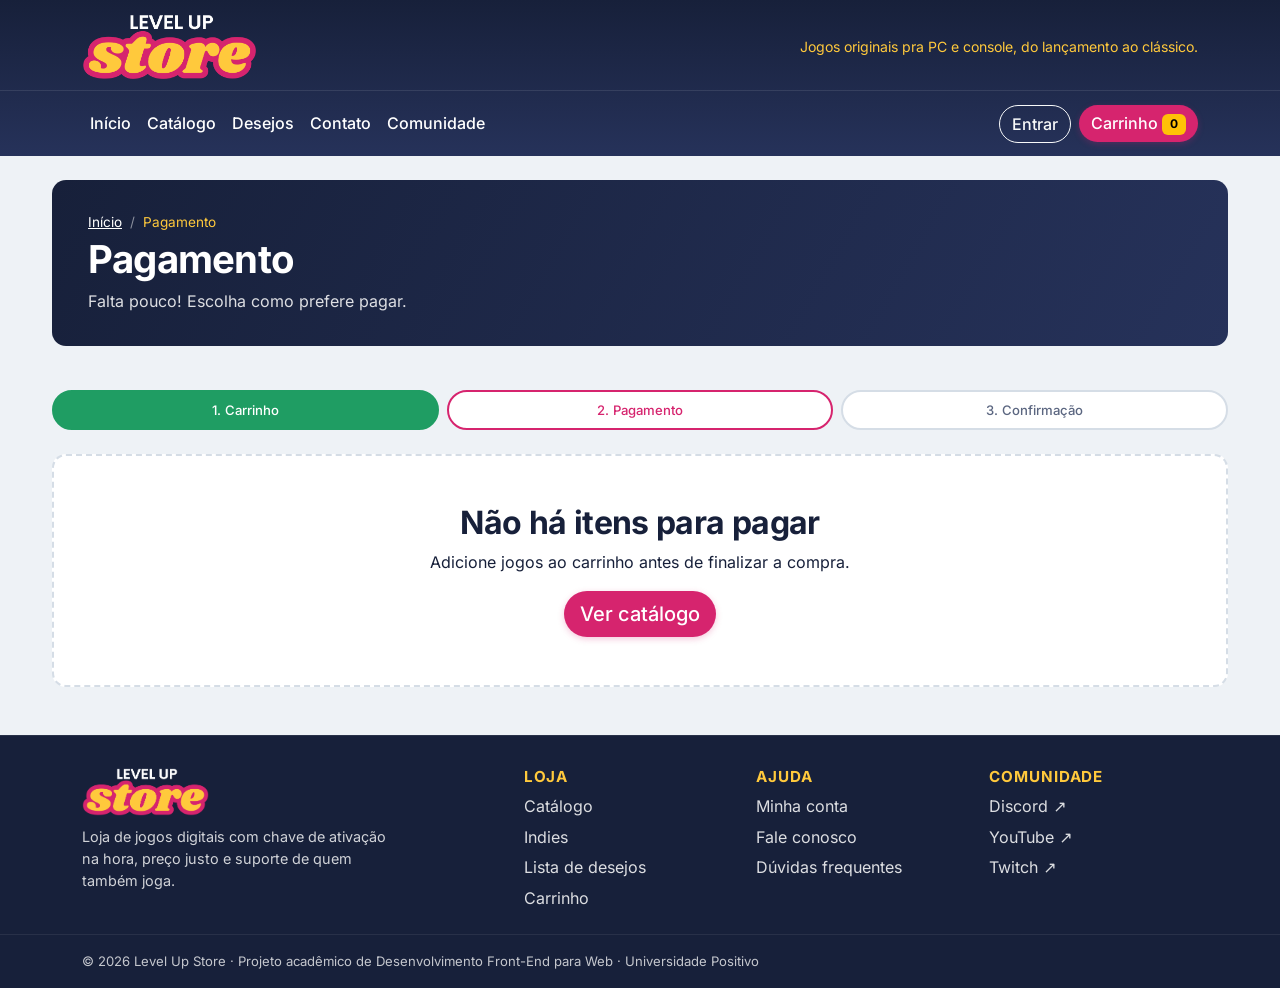
<file: checkout.html>
<!DOCTYPE html>
<html lang="pt-BR">
<head>
  <meta charset="UTF-8">
  <meta name="viewport" content="width=device-width, initial-scale=1">
  <meta name="description" content="Level Up Store: loja de jogos digitais para PC e console.">
  <title>Pagamento | Level Up Store</title>
  <link rel="stylesheet" href="css/bootstrap.min.css">
  <link rel="stylesheet" href="css/style.css">
</head>
<body>
  <header class="topo-site">
    <div class="topo-marca container-xl">
      <a class="logo" href="index.html"><img src="img/logo.png" alt="Level Up Store - página inicial"></a>
      <p class="tagline">Jogos originais pra PC e console, do lançamento ao clássico.</p>
    </div>
    <nav class="navbar navbar-expand-lg navbar-dark menu-principal" aria-label="Menu principal">
      <div class="container-xl">
        <button class="navbar-toggler" type="button" data-bs-toggle="collapse" data-bs-target="#menu" aria-controls="menu" aria-expanded="false" aria-label="Abrir menu">
          <span class="navbar-toggler-icon"></span>
        </button>
        <a class="btn btn-loja btn-sm d-lg-none" href="carrinho.html">Carrinho <span class="badge text-bg-warning" id="cart-count-mobile">0</span></a>
        <div class="collapse navbar-collapse" id="menu">
          <ul class="navbar-nav me-auto">
          <li class="nav-item"><a class="nav-link" href="index.html">Início</a></li>
          <li class="nav-item"><a class="nav-link" href="catalogo.html">Catálogo</a></li>
          <li class="nav-item"><a class="nav-link" href="lista-desejos.html">Desejos</a></li>
          <li class="nav-item"><a class="nav-link" href="contato.html">Contato</a></li>
            <li class="nav-item dropdown">
              <a class="nav-link dropdown-toggle" href="#" role="button" data-bs-toggle="dropdown" aria-expanded="false">Comunidade</a>
              <ul class="dropdown-menu">
            <li><a class="dropdown-item" href="https://discord.com" target="_blank" rel="noopener">Discord ↗</a></li>
            <li><a class="dropdown-item" href="https://www.youtube.com" target="_blank" rel="noopener">YouTube ↗</a></li>
            <li><a class="dropdown-item" href="https://www.twitch.tv" target="_blank" rel="noopener">Twitch ↗</a></li>
              </ul>
            </li>
          </ul>
          <div class="acoes-topo">
            <a class="btn btn-outline-light" id="link-conta" href="login.html">Entrar</a>
            <a class="btn btn-loja d-none d-lg-inline-block" href="carrinho.html">Carrinho <span class="badge text-bg-warning" id="cart-count">0</span></a>
          </div>
        </div>
      </div>
    </nav>
  </header>

  <main class="container-xl conteudo">
    <section class="cabecalho-pagina revelar">
      <nav aria-label="breadcrumb">
        <ol class="breadcrumb">
          <li class="breadcrumb-item"><a href="index.html">Início</a></li>
          <li class="breadcrumb-item active" aria-current="page">Pagamento</li>
        </ol>
      </nav>
      <h1>Pagamento</h1>
      <p>Falta pouco! Escolha como prefere pagar.</p>
    </section>

    <div class="passos revelar" aria-label="Etapas da compra">
      <span class="passo feito">1. Carrinho</span>
      <span class="passo ativo">2. Pagamento</span>
      <span class="passo">3. Confirmação</span>
    </div>

    <div id="checkout-vazio" class="estado-vazio" hidden>
      <h2>Não há itens para pagar</h2>
      <p>Adicione jogos ao carrinho antes de finalizar a compra.</p>
      <a class="btn btn-loja btn-lg" href="catalogo.html">Ver catálogo</a>
    </div>

    <form id="form-checkout" class="layout-compra revelar">
      <div class="d-grid gap-3">
        <fieldset class="card painel">
          <div class="card-body">
            <legend class="h5 fw-bold">Seus dados</legend>
            <div class="row g-3">
              <div class="col-12">
                <label class="form-label" for="checkout-nome">Nome completo</label>
                <input type="text" class="form-control" id="checkout-nome" placeholder="Como está no documento" required minlength="3">
              </div>
              <div class="col-md-7">
                <label class="form-label" for="checkout-email">E-mail (a chave chega aqui)</label>
                <input type="email" class="form-control" id="checkout-email" placeholder="voce@email.com" required>
              </div>
              <div class="col-md-5">
                <label class="form-label" for="checkout-cpf">CPF</label>
                <input type="text" class="form-control" id="checkout-cpf" placeholder="000.000.000-00" required inputmode="numeric" maxlength="14" autocomplete="off" pattern="\d{3}\.\d{3}\.\d{3}-\d{2}" title="Digite só os 11 números do CPF">
              </div>
            </div>
          </div>
        </fieldset>

        <fieldset class="card painel">
          <div class="card-body">
            <legend class="h5 fw-bold">Forma de pagamento</legend>
            <div class="opcoes-pagamento">
              <label class="opcao-pagamento">
                <input type="radio" name="pagamento" value="Pix" checked>
                <span><strong>Pix</strong><small>Aprovação na hora</small></span>
              </label>
              <label class="opcao-pagamento">
                <input type="radio" name="pagamento" value="Cartão de crédito">
                <span><strong>Cartão</strong><small>Em até 6x sem juros</small></span>
              </label>
              <label class="opcao-pagamento">
                <input type="radio" name="pagamento" value="Boleto">
                <span><strong>Boleto</strong><small>Compensa em até 2 dias</small></span>
              </label>
            </div>

            <div id="info-pix" class="alert alert-info mt-3 mb-0">
              Ao confirmar, geramos um QR Code Pix válido por 30 minutos. O jogo é liberado assim que o pagamento cair.
            </div>
            <div id="info-boleto" class="alert alert-warning mt-3 mb-0" hidden>
              O boleto vence em 3 dias úteis. A chave é enviada depois da compensação.
            </div>
            <div id="campos-cartao" class="row g-3 mt-1" hidden>
              <div class="col-12">
                <label class="form-label" for="cartao-numero">Número do cartão</label>
                <input type="text" class="form-control" id="cartao-numero" placeholder="0000 0000 0000 0000" pattern="(\d{4} ?){3,4}\d{0,4}" inputmode="numeric" maxlength="19" autocomplete="cc-number">
              </div>
              <div class="col-12 col-md-6">
                <label class="form-label" for="cartao-nome">Nome impresso</label>
                <input type="text" class="form-control" id="cartao-nome" placeholder="NOME COMO NO CARTÃO" minlength="3">
              </div>
              <div class="col-6 col-md-3">
                <label class="form-label" for="cartao-validade">Validade</label>
                <input type="text" class="form-control" id="cartao-validade" placeholder="MM/AA" pattern="(0[1-9]|1[0-2])/\d{2}" inputmode="numeric" maxlength="5" autocomplete="cc-exp">
              </div>
              <div class="col-6 col-md-3">
                <label class="form-label" for="cartao-cvv">CVV</label>
                <input type="text" class="form-control" id="cartao-cvv" placeholder="123" pattern="\d{3,4}" inputmode="numeric" maxlength="4" autocomplete="cc-csc">
              </div>
            </div>
          </div>
        </fieldset>
      </div>

      <aside class="card painel resumo-compra">
        <div class="card-body">
          <h2 class="h5 fw-bold">Resumo</h2>
          <ul class="list-group list-group-flush mb-3" id="resumo-itens"></ul>
          <dl class="linhas-resumo">
            <dt>Subtotal</dt><dd id="checkout-subtotal">R$ 0,00</dd>
            <dt>Desconto</dt><dd id="checkout-desconto" class="text-success">- R$ 0,00</dd>
            <dt class="total">Total</dt><dd class="total" id="checkout-total">R$ 0,00</dd>
          </dl>
          <button type="submit" class="btn btn-loja btn-lg w-100">Confirmar pagamento</button>
          <a class="btn btn-link w-100" href="carrinho.html">Voltar ao carrinho</a>
        </div>
      </aside>
    </form>

    <div class="modal fade" id="modal-sucesso" tabindex="-1" aria-labelledby="titulo-sucesso" aria-hidden="true">
      <div class="modal-dialog modal-dialog-centered">
        <div class="modal-content">
          <div class="modal-body text-center p-4">
            <div class="icone-sucesso">✓</div>
            <h2 class="h4 fw-bold" id="titulo-sucesso">Pedido confirmado!</h2>
            <p>Pedido <strong id="numero-pedido"></strong> pago com <strong id="pagamento-pedido"></strong>.</p>
            <p class="text-body-secondary">As chaves de ativação foram enviadas para o seu e-mail.</p>
            <div class="d-flex gap-2 justify-content-center">
              <a class="btn btn-loja" href="conta.html">Ver meus pedidos</a>
              <a class="btn btn-outline-dark" href="index.html">Voltar à loja</a>
            </div>
          </div>
        </div>
      </div>
    </div>
  </main>

  <footer class="rodape-site">
    <div class="container-xl rodape-colunas">
      <div class="rodape-marca">
        <img src="img/logo.png" alt="Level Up Store">
        <p>Loja de jogos digitais com chave de ativação na hora, preço justo e suporte de quem também joga.</p>
      </div>
      <nav aria-label="Loja">
        <h2>Loja</h2>
        <ul>
          <li><a href="catalogo.html">Catálogo</a></li>
          <li><a href="catalogo.html?cat=Indie">Indies</a></li>
          <li><a href="lista-desejos.html">Lista de desejos</a></li>
          <li><a href="carrinho.html">Carrinho</a></li>
        </ul>
      </nav>
      <nav aria-label="Ajuda">
        <h2>Ajuda</h2>
        <ul>
          <li><a href="conta.html">Minha conta</a></li>
          <li><a href="contato.html">Fale conosco</a></li>
          <li><a href="contato.html#duvidas">Dúvidas frequentes</a></li>
        </ul>
      </nav>
      <nav aria-label="Redes">
        <h2>Comunidade</h2>
        <ul>
          <li><a href="https://discord.com" target="_blank" rel="noopener">Discord ↗</a></li>
          <li><a href="https://www.youtube.com" target="_blank" rel="noopener">YouTube ↗</a></li>
          <li><a href="https://www.twitch.tv" target="_blank" rel="noopener">Twitch ↗</a></li>
        </ul>
      </nav>
    </div>
    <div class="rodape-base">
      <p class="container-xl">© 2026 Level Up Store · Projeto acadêmico de Desenvolvimento Front-End para Web · Universidade Positivo</p>
    </div>
  </footer>

  <script src="js/bootstrap.bundle.min.js"></script>
  <script src="js/dados.js"></script>
  <script src="js/script.js"></script>
  <script src="js/mascaras.js"></script>
  <script src="js/checkout.js"></script>
</body>
</html>
</file>
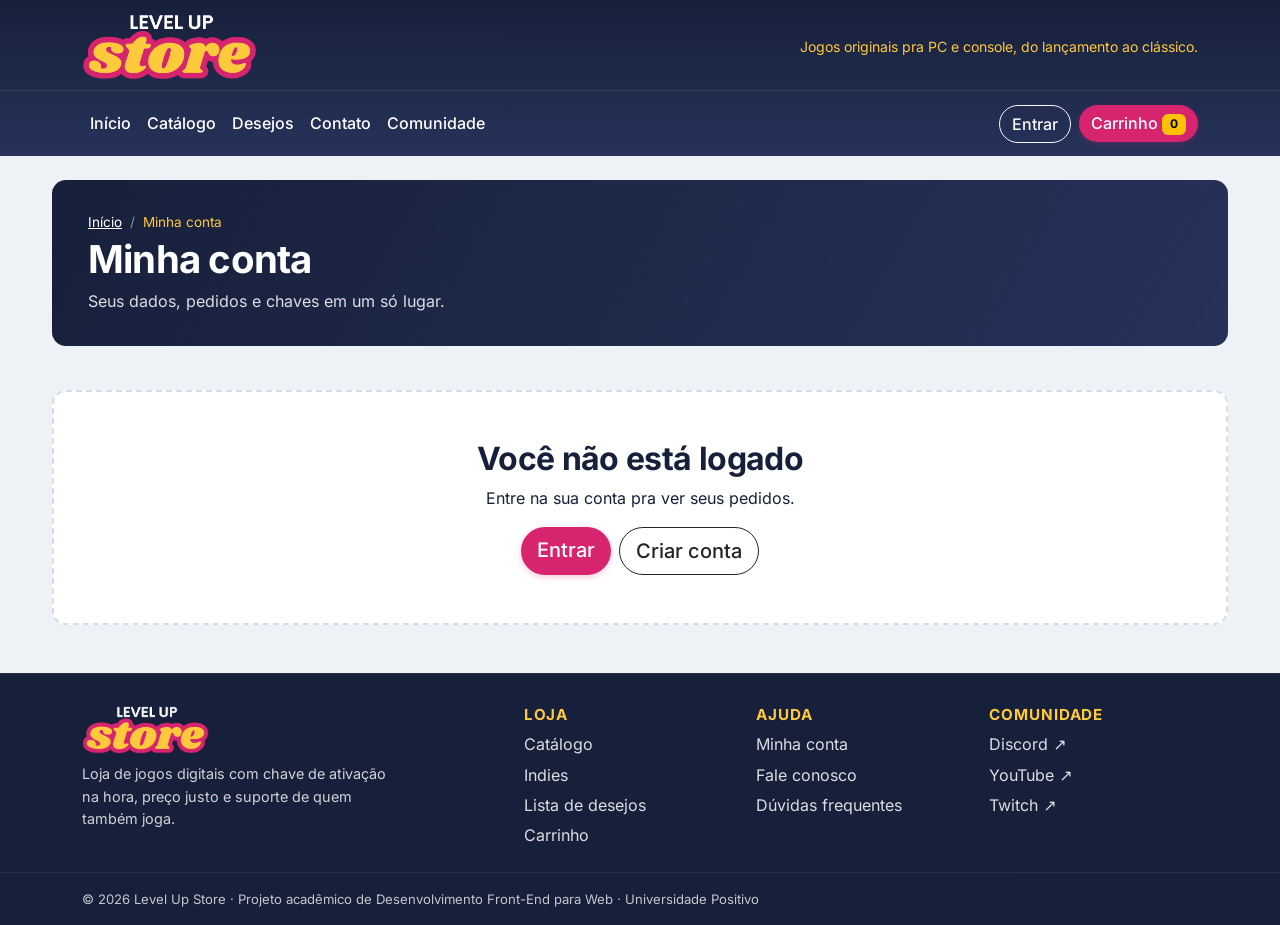
<file: conta.html>
<!DOCTYPE html>
<html lang="pt-BR">
<head>
  <meta charset="UTF-8">
  <meta name="viewport" content="width=device-width, initial-scale=1">
  <meta name="description" content="Level Up Store: loja de jogos digitais para PC e console.">
  <title>Minha conta | Level Up Store</title>
  <link rel="stylesheet" href="css/bootstrap.min.css">
  <link rel="stylesheet" href="css/style.css?v=2">
</head>
<body>
  <header class="topo-site">
    <div class="topo-marca container-xl">
      <a class="logo" href="index.html"><img src="img/logo.png" alt="Level Up Store - página inicial"></a>
      <p class="tagline">Jogos originais pra PC e console, do lançamento ao clássico.</p>
    </div>
    <nav class="navbar navbar-expand-lg navbar-dark menu-principal" aria-label="Menu principal">
      <div class="container-xl">
        <button class="navbar-toggler" type="button" data-bs-toggle="collapse" data-bs-target="#menu" aria-controls="menu" aria-expanded="false" aria-label="Abrir menu">
          <span class="navbar-toggler-icon"></span>
        </button>
        <a class="btn btn-loja btn-sm d-lg-none" href="carrinho.html">Carrinho <span class="badge text-bg-warning" id="cart-count-mobile">0</span></a>
        <div class="collapse navbar-collapse" id="menu">
          <ul class="navbar-nav me-auto">
          <li class="nav-item"><a class="nav-link" href="index.html">Início</a></li>
          <li class="nav-item"><a class="nav-link" href="catalogo.html">Catálogo</a></li>
          <li class="nav-item"><a class="nav-link" href="lista-desejos.html">Desejos</a></li>
          <li class="nav-item"><a class="nav-link" href="contato.html">Contato</a></li>
            <li class="nav-item dropdown">
              <a class="nav-link dropdown-toggle" href="#" role="button" data-bs-toggle="dropdown" aria-expanded="false">Comunidade</a>
              <ul class="dropdown-menu">
            <li><a class="dropdown-item" href="https://discord.com" target="_blank" rel="noopener">Discord ↗</a></li>
            <li><a class="dropdown-item" href="https://www.youtube.com" target="_blank" rel="noopener">YouTube ↗</a></li>
            <li><a class="dropdown-item" href="https://www.twitch.tv" target="_blank" rel="noopener">Twitch ↗</a></li>
              </ul>
            </li>
          </ul>
          <div class="acoes-topo">
            <a class="btn btn-outline-light" id="link-conta" href="login.html">Entrar</a>
            <a class="btn btn-loja d-none d-lg-inline-block" href="carrinho.html">Carrinho <span class="badge text-bg-warning" id="cart-count">0</span></a>
          </div>
        </div>
      </div>
    </nav>
  </header>

  <main class="container-xl conteudo">
    <section class="cabecalho-pagina revelar">
      <nav aria-label="breadcrumb">
        <ol class="breadcrumb">
          <li class="breadcrumb-item"><a href="index.html">Início</a></li>
          <li class="breadcrumb-item active" aria-current="page">Minha conta</li>
        </ol>
      </nav>
      <h1>Minha conta</h1>
      <p>Seus dados, pedidos e chaves em um só lugar.</p>
    </section>

    <div id="conta-deslogado" class="estado-vazio revelar" hidden>
      <h2>Você não está logado</h2>
      <p>Entre na sua conta pra ver seus pedidos.</p>
      <div class="d-flex gap-2 justify-content-center">
        <a class="btn btn-loja btn-lg" href="login.html">Entrar</a>
        <a class="btn btn-outline-dark btn-lg" href="cadastro.html">Criar conta</a>
      </div>
    </div>

    <div id="conta-logado" class="layout-conta revelar">
      <aside class="card painel perfil">
        <div class="card-body text-center">
          <div class="avatar" id="conta-inicial">L</div>
          <h2 class="h5 fw-bold mb-0" id="conta-nome">Nome</h2>
          <p class="text-body-secondary" id="conta-email">email</p>
          <ul class="list-group list-group-flush text-start mb-3">
            <li class="list-group-item d-flex justify-content-between"><span>Celular</span><strong id="conta-telefone">-</strong></li>
            <li class="list-group-item d-flex justify-content-between"><span>Plataforma</span><strong id="conta-plataforma">-</strong></li>
            <li class="list-group-item d-flex justify-content-between"><span>Cliente desde</span><strong id="conta-desde">-</strong></li>
          </ul>
          <button type="button" class="btn btn-outline-danger w-100" id="botao-sair">Sair da conta</button>
        </div>
      </aside>

      <div class="d-grid gap-3">
        <div class="numeros-conta">
          <div class="numero"><strong id="conta-qtd-pedidos">0</strong><span>Pedidos</span></div>
          <div class="numero"><strong id="conta-total-gasto">R$ 0,00</strong><span>Total investido</span></div>
          <div class="numero"><strong id="conta-qtd-desejos">0</strong><span>Na lista de desejos</span></div>
        </div>
        <div class="card painel">
          <div class="card-body">
            <h2 class="h5 fw-bold">Meus pedidos</h2>
            <div class="table-responsive">
              <table class="table table-hover align-middle tabela-loja">
                <thead>
                  <tr>
                    <th scope="col">Pedido</th>
                    <th scope="col">Data</th>
                    <th scope="col">Jogos</th>
                    <th scope="col">Pagamento</th>
                    <th scope="col">Total</th>
                  </tr>
                </thead>
                <tbody id="tabela-pedidos"></tbody>
              </table>
            </div>
          </div>
        </div>
      </div>
    </div>
  </main>

  <footer class="rodape-site">
    <div class="container-xl rodape-colunas">
      <div class="rodape-marca">
        <img src="img/logo.png" alt="Level Up Store">
        <p>Loja de jogos digitais com chave de ativação na hora, preço justo e suporte de quem também joga.</p>
      </div>
      <nav aria-label="Loja">
        <h2>Loja</h2>
        <ul>
          <li><a href="catalogo.html">Catálogo</a></li>
          <li><a href="catalogo.html?cat=Indie">Indies</a></li>
          <li><a href="lista-desejos.html">Lista de desejos</a></li>
          <li><a href="carrinho.html">Carrinho</a></li>
        </ul>
      </nav>
      <nav aria-label="Ajuda">
        <h2>Ajuda</h2>
        <ul>
          <li><a href="conta.html">Minha conta</a></li>
          <li><a href="contato.html">Fale conosco</a></li>
          <li><a href="contato.html#duvidas">Dúvidas frequentes</a></li>
        </ul>
      </nav>
      <nav aria-label="Redes">
        <h2>Comunidade</h2>
        <ul>
          <li><a href="https://discord.com" target="_blank" rel="noopener">Discord ↗</a></li>
          <li><a href="https://www.youtube.com" target="_blank" rel="noopener">YouTube ↗</a></li>
          <li><a href="https://www.twitch.tv" target="_blank" rel="noopener">Twitch ↗</a></li>
        </ul>
      </nav>
    </div>
    <div class="rodape-base">
      <p class="container-xl">© 2026 Level Up Store · Projeto acadêmico de Desenvolvimento Front-End para Web · Universidade Positivo</p>
    </div>
  </footer>

  <script src="js/bootstrap.bundle.min.js"></script>
  <script src="js/dados.js?v=2"></script>
  <script src="js/script.js?v=2"></script>
  <script src="js/conta.js?v=2"></script>
</body>
</html>
</file>
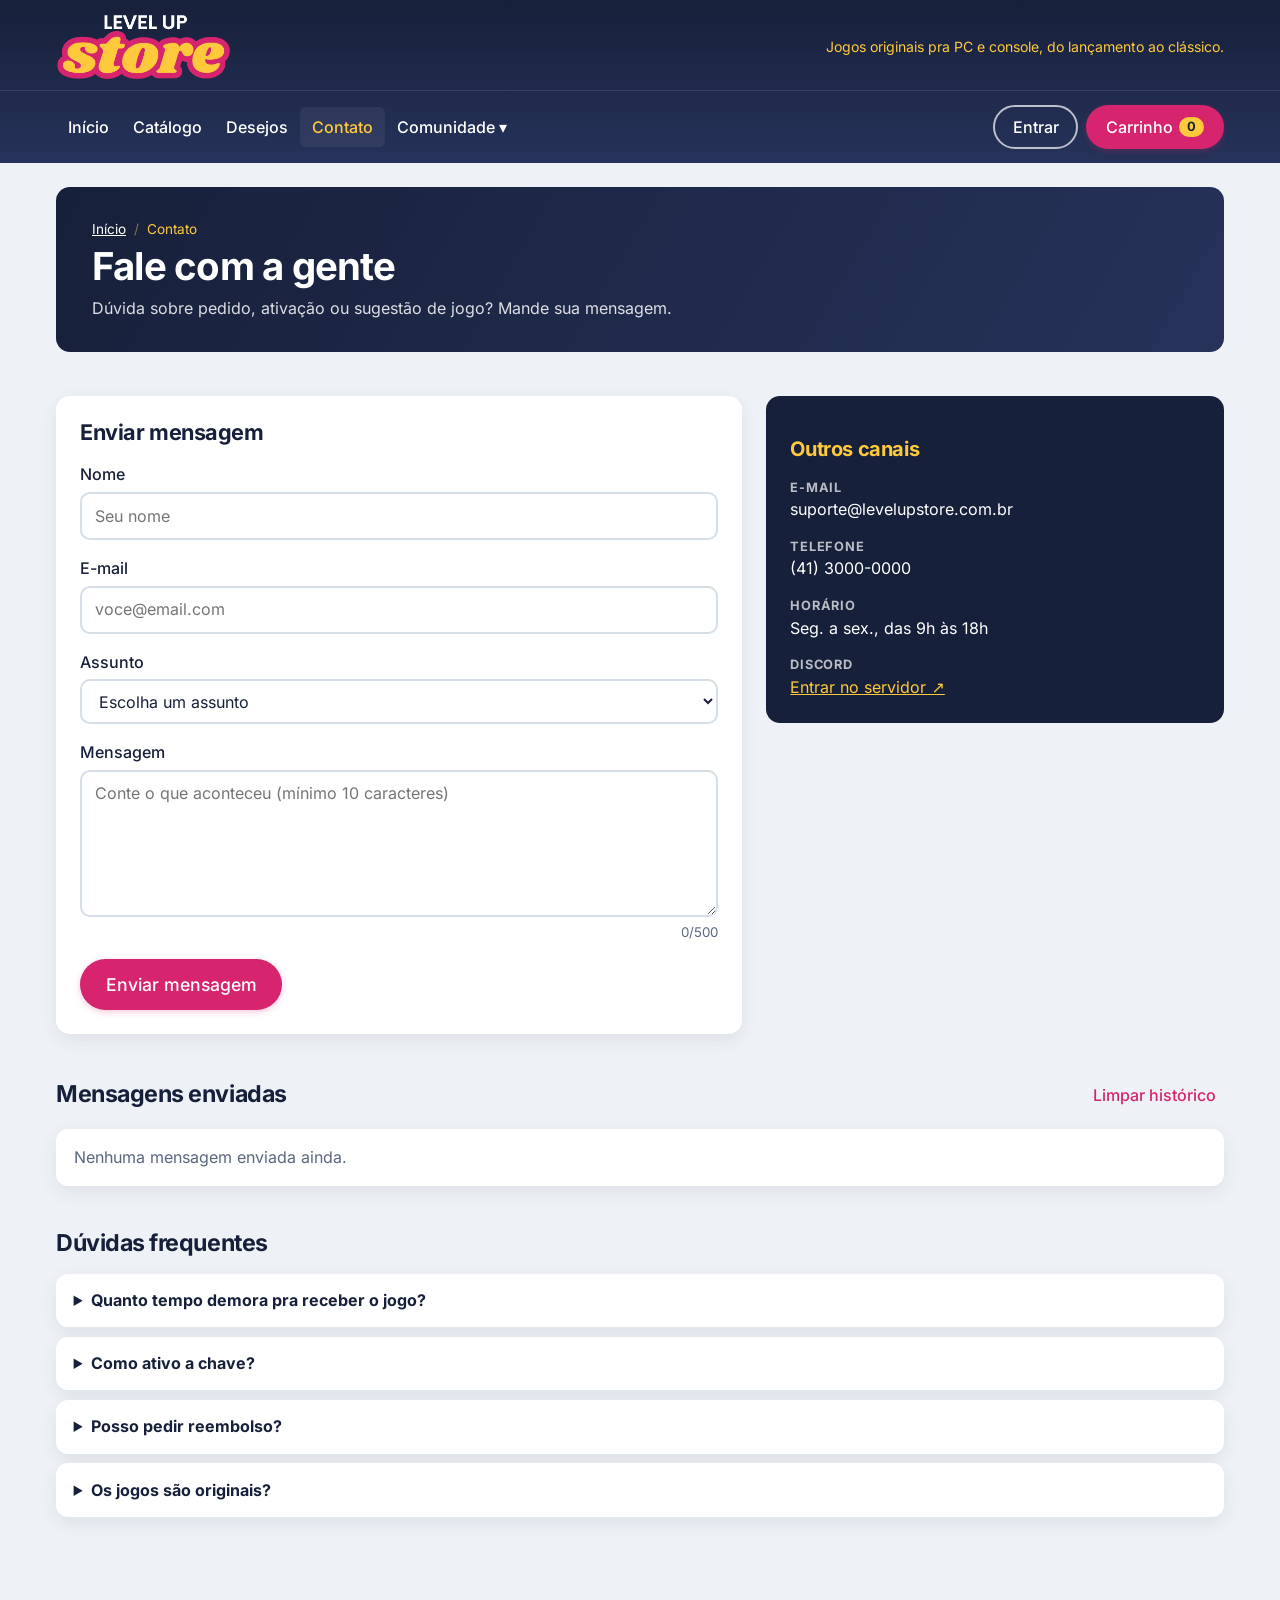
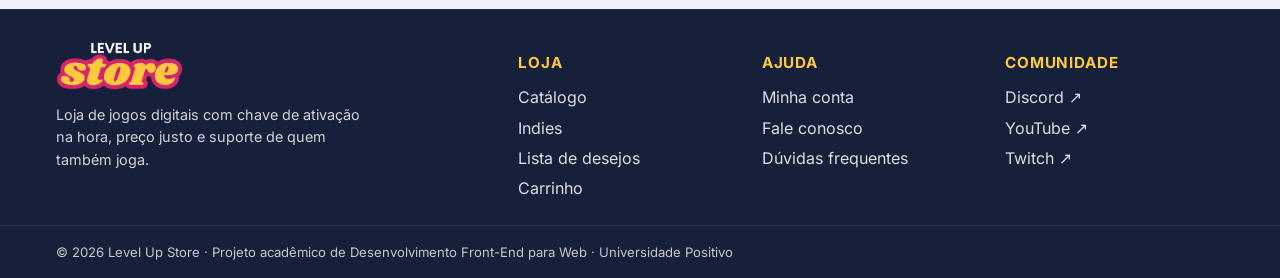
<file: contato.html>
<!DOCTYPE html>
<html lang="pt-BR">
<head>
  <meta charset="UTF-8">
  <meta name="viewport" content="width=device-width, initial-scale=1">
  <meta name="description" content="Level Up Store: loja de jogos digitais para PC e console.">
  <title>Contato | Level Up Store</title>
  <link rel="stylesheet" href="css/style.css?v=2">
</head>
<body>
  <header class="topo-site">
    <div class="topo-marca envoltorio">
      <a class="logo" href="index.html"><img src="img/logo.png" alt="Level Up Store - página inicial"></a>
      <p class="tagline">Jogos originais pra PC e console, do lançamento ao clássico.</p>
    </div>
    <nav class="menu-puro" aria-label="Menu principal">
      <div class="envoltorio menu-puro-linha">
        <button type="button" class="menu-toggle" id="menu-toggle" aria-controls="menu-links" aria-expanded="false">☰ Menu</button>
        <ul class="menu-links" id="menu-links">
        <li><a href="index.html">Início</a></li>
        <li><a href="catalogo.html">Catálogo</a></li>
        <li><a href="lista-desejos.html">Desejos</a></li>
        <li><a href="contato.html" class="ativo" aria-current="page">Contato</a></li>
        <li class="submenu">
            <span>Comunidade ▾</span>
            <ul>
            <li><a href="https://discord.com" target="_blank" rel="noopener">Discord ↗</a></li>
            <li><a href="https://www.youtube.com" target="_blank" rel="noopener">YouTube ↗</a></li>
            <li><a href="https://www.twitch.tv" target="_blank" rel="noopener">Twitch ↗</a></li>
            </ul>
          </li>
        </ul>
        <div class="acoes-topo">
          <a class="botao botao-contorno-claro" id="link-conta" href="login.html">Entrar</a>
          <a class="botao botao-principal" href="carrinho.html">Carrinho <span class="contador" id="cart-count">0</span></a>
        </div>
      </div>
    </nav>
  </header>

  <main class="envoltorio conteudo">
    <section class="cabecalho-pagina revelar">
      <nav aria-label="Você está em">
        <ol class="migalhas">
          <li><a href="index.html">Início</a></li>
          <li aria-current="page">Contato</li>
        </ol>
      </nav>
      <h1>Fale com a gente</h1>
      <p>Dúvida sobre pedido, ativação ou sugestão de jogo? Mande sua mensagem.</p>
    </section>

    <section class="layout-contato revelar">
      <form id="form-contato" class="formulario-puro">
        <h2>Enviar mensagem</h2>
        <div class="campo">
          <label for="contato-nome">Nome</label>
          <input type="text" id="contato-nome" name="nome" placeholder="Seu nome" required minlength="3">
        </div>
        <div class="campo">
          <label for="contato-email">E-mail</label>
          <input type="email" id="contato-email" name="email" placeholder="voce@email.com" required pattern="[^@\s]+@[^@\s]+\.[a-z]{2,}">
        </div>
        <div class="campo">
          <label for="contato-assunto">Assunto</label>
          <select id="contato-assunto" name="assunto" required>
            <option value="">Escolha um assunto</option>
            <option>Problema com pedido</option>
            <option>Ativação de chave</option>
            <option>Pagamento e reembolso</option>
            <option>Sugestão de jogo</option>
            <option>Outro assunto</option>
          </select>
        </div>
        <div class="campo">
          <label for="contato-mensagem">Mensagem</label>
          <textarea id="contato-mensagem" name="mensagem" rows="5" placeholder="Conte o que aconteceu (mínimo 10 caracteres)" required minlength="10" maxlength="500"></textarea>
          <small class="contador-texto" id="contador-texto">0/500</small>
        </div>
        <input type="submit" class="botao botao-principal botao-grande" value="Enviar mensagem">
      </form>

      <aside class="canais">
        <h2>Outros canais</h2>
        <ul class="lista-canais">
          <li><strong>E-mail</strong><span>suporte@levelupstore.com.br</span></li>
          <li><strong>Telefone</strong><span>(41) 3000-0000</span></li>
          <li><strong>Horário</strong><span>Seg. a sex., das 9h às 18h</span></li>
          <li><strong>Discord</strong><a href="https://discord.com" target="_blank" rel="noopener">Entrar no servidor ↗</a></li>
        </ul>
      </aside>
    </section>

    <section class="revelar">
      <div class="titulo-secao">
        <h2>Mensagens enviadas</h2>
        <button type="button" class="botao botao-texto" id="limpar-mensagens">Limpar histórico</button>
      </div>
      <ul class="lista-mensagens" id="lista-mensagens"></ul>
    </section>

    <section id="duvidas" class="revelar">
      <div class="titulo-secao">
        <h2>Dúvidas frequentes</h2>
      </div>
      <details>
        <summary>Quanto tempo demora pra receber o jogo?</summary>
        <p>Com Pix ou cartão, a chave chega no seu e-mail em poucos segundos depois da aprovação. No boleto, depois da compensação (até 2 dias úteis).</p>
      </details>
      <details>
        <summary>Como ativo a chave?</summary>
        <p>Abra a loja da sua plataforma (Steam, PlayStation Store, Xbox ou eShop), procure a opção "Ativar código" e cole a chave recebida.</p>
      </details>
      <details>
        <summary>Posso pedir reembolso?</summary>
        <p>Sim, em até 7 dias após a compra, desde que a chave ainda não tenha sido ativada.</p>
      </details>
      <details>
        <summary>Os jogos são originais?</summary>
        <p>Sim. Todas as chaves vêm de distribuidoras oficiais.</p>
      </details>
    </section>
  </main>

  <footer class="rodape-site">
    <div class="envoltorio rodape-colunas">
      <div class="rodape-marca">
        <img src="img/logo.png" alt="Level Up Store">
        <p>Loja de jogos digitais com chave de ativação na hora, preço justo e suporte de quem também joga.</p>
      </div>
      <nav aria-label="Loja">
        <h2>Loja</h2>
        <ul>
          <li><a href="catalogo.html">Catálogo</a></li>
          <li><a href="catalogo.html?cat=Indie">Indies</a></li>
          <li><a href="lista-desejos.html">Lista de desejos</a></li>
          <li><a href="carrinho.html">Carrinho</a></li>
        </ul>
      </nav>
      <nav aria-label="Ajuda">
        <h2>Ajuda</h2>
        <ul>
          <li><a href="conta.html">Minha conta</a></li>
          <li><a href="contato.html">Fale conosco</a></li>
          <li><a href="contato.html#duvidas">Dúvidas frequentes</a></li>
        </ul>
      </nav>
      <nav aria-label="Redes">
        <h2>Comunidade</h2>
        <ul>
          <li><a href="https://discord.com" target="_blank" rel="noopener">Discord ↗</a></li>
          <li><a href="https://www.youtube.com" target="_blank" rel="noopener">YouTube ↗</a></li>
          <li><a href="https://www.twitch.tv" target="_blank" rel="noopener">Twitch ↗</a></li>
        </ul>
      </nav>
    </div>
    <div class="rodape-base">
      <p class="envoltorio">© 2026 Level Up Store · Projeto acadêmico de Desenvolvimento Front-End para Web · Universidade Positivo</p>
    </div>
  </footer>

  <script src="js/dados.js?v=2"></script>
  <script src="js/script.js?v=2"></script>
  <script src="js/contato.js?v=2"></script>
</body>
</html>
</file>
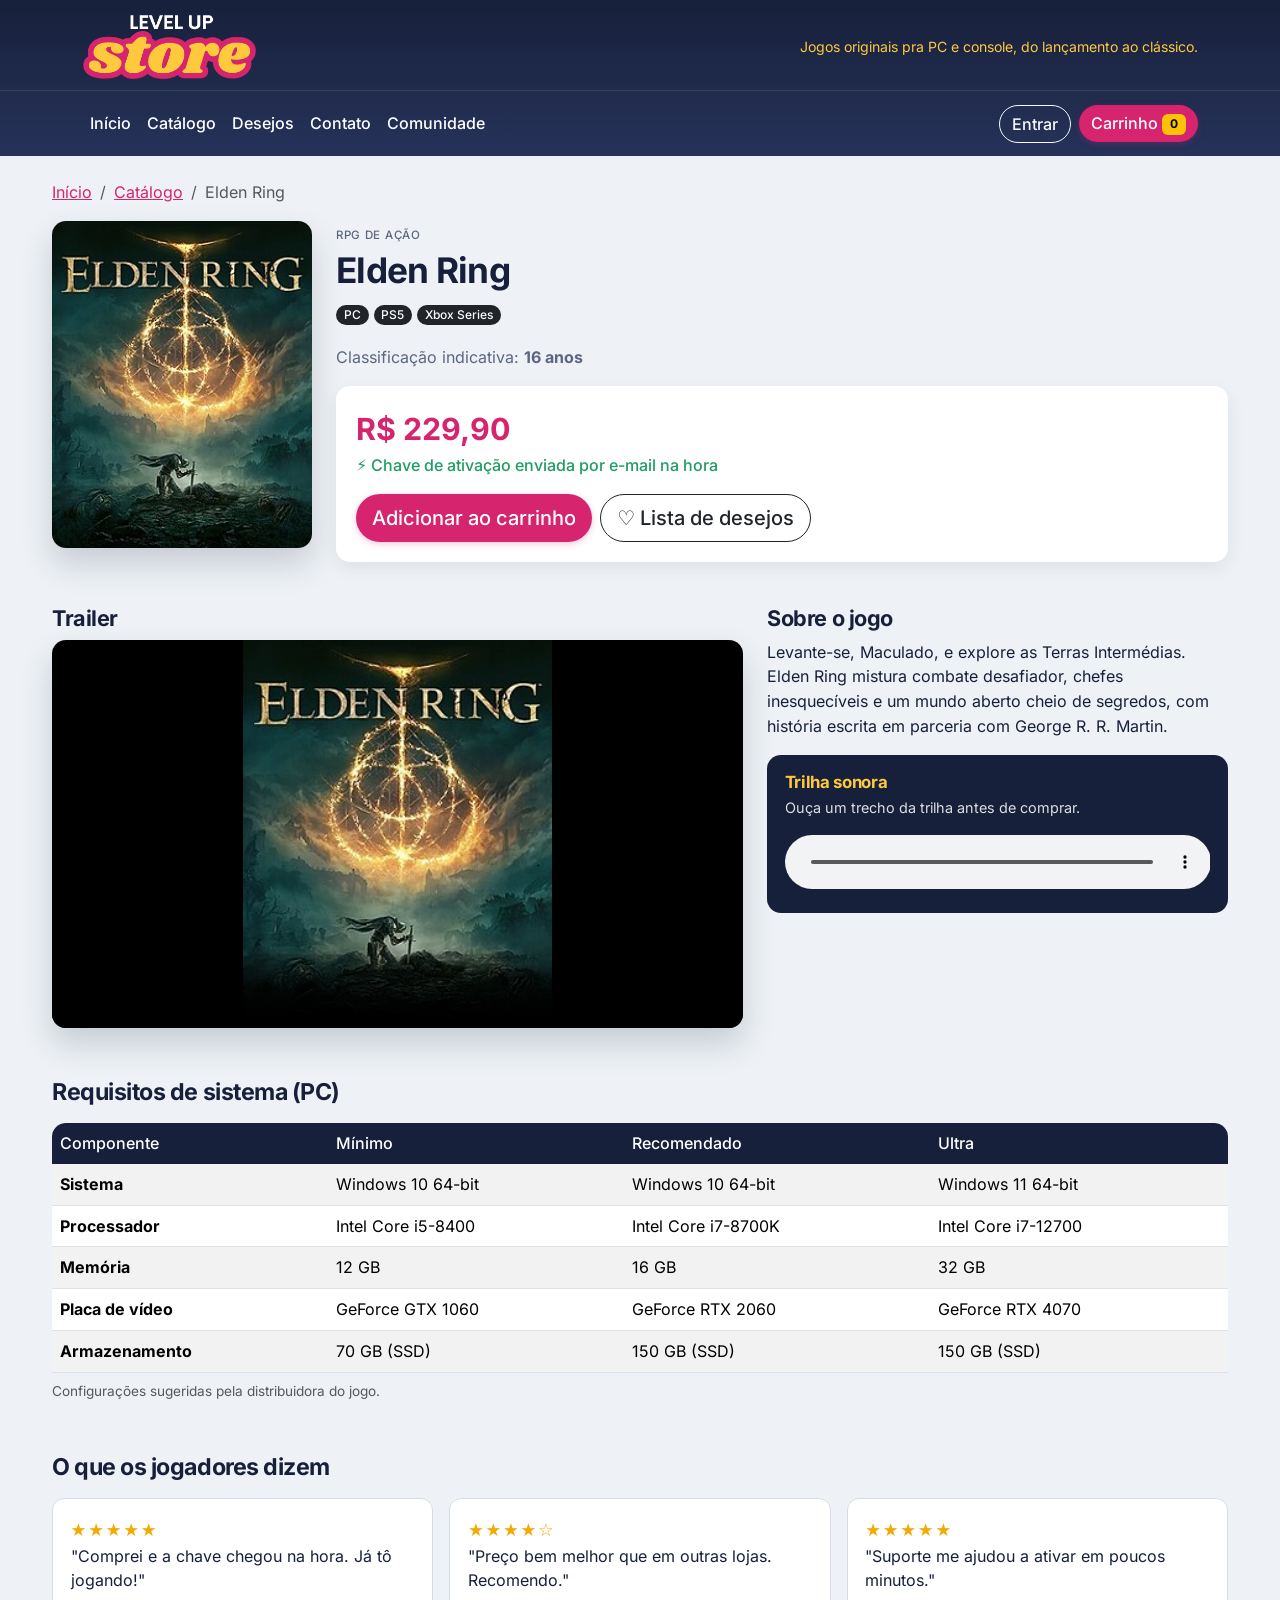
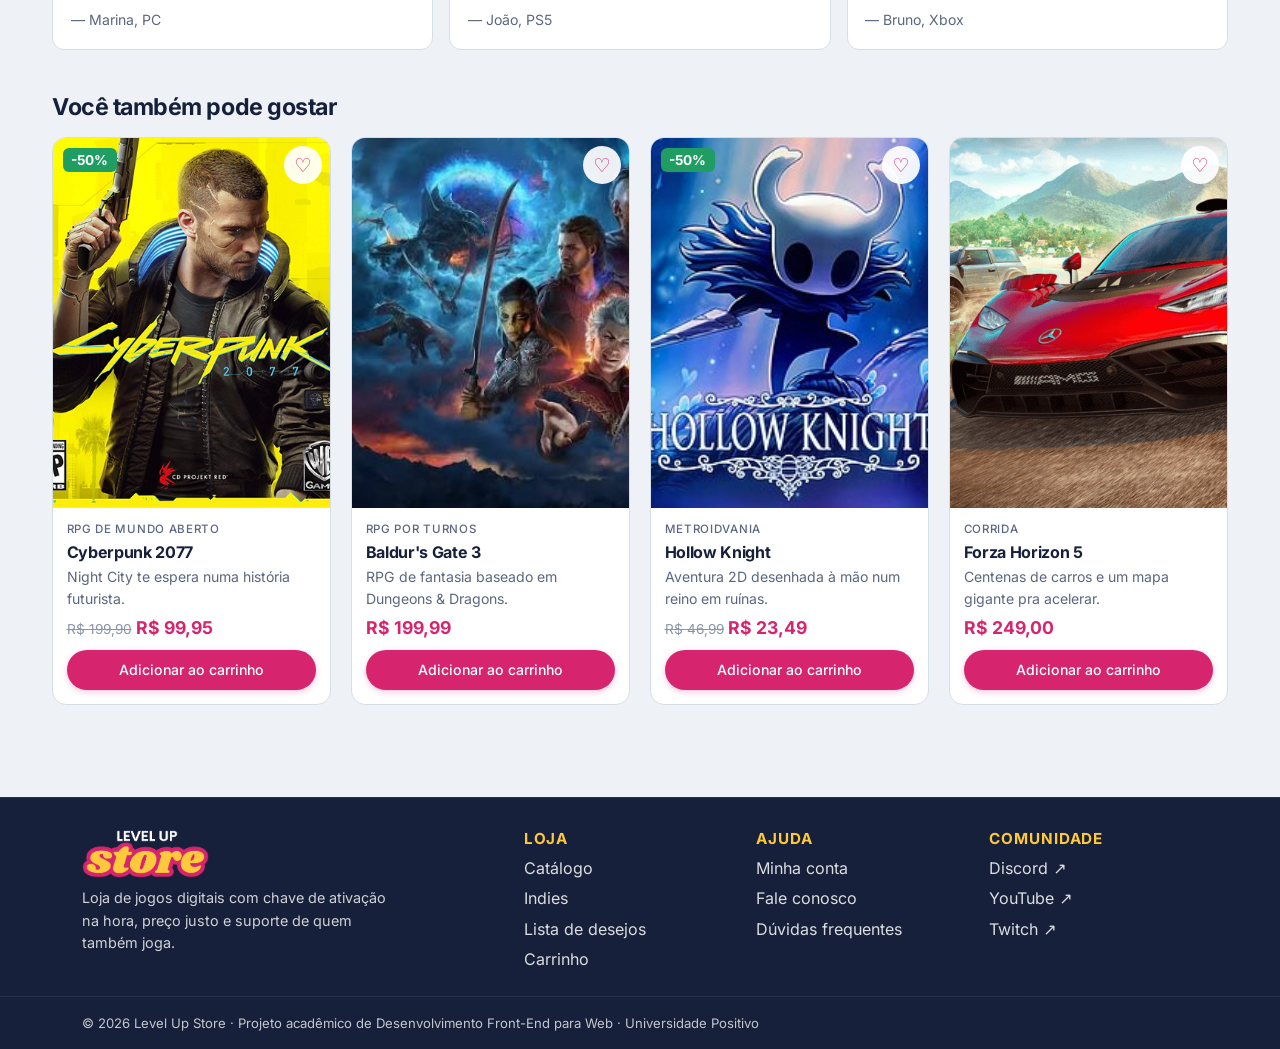
<file: jogo.html>
<!DOCTYPE html>
<html lang="pt-BR">
<head>
  <meta charset="UTF-8">
  <meta name="viewport" content="width=device-width, initial-scale=1">
  <meta name="description" content="Level Up Store: loja de jogos digitais para PC e console.">
  <title>Jogo | Level Up Store</title>
  <link rel="stylesheet" href="css/bootstrap.min.css">
  <link rel="stylesheet" href="css/style.css?v=2">
</head>
<body>
  <header class="topo-site">
    <div class="topo-marca container-xl">
      <a class="logo" href="index.html"><img src="img/logo.png" alt="Level Up Store - página inicial"></a>
      <p class="tagline">Jogos originais pra PC e console, do lançamento ao clássico.</p>
    </div>
    <nav class="navbar navbar-expand-lg navbar-dark menu-principal" aria-label="Menu principal">
      <div class="container-xl">
        <button class="navbar-toggler" type="button" data-bs-toggle="collapse" data-bs-target="#menu" aria-controls="menu" aria-expanded="false" aria-label="Abrir menu">
          <span class="navbar-toggler-icon"></span>
        </button>
        <a class="btn btn-loja btn-sm d-lg-none" href="carrinho.html">Carrinho <span class="badge text-bg-warning" id="cart-count-mobile">0</span></a>
        <div class="collapse navbar-collapse" id="menu">
          <ul class="navbar-nav me-auto">
          <li class="nav-item"><a class="nav-link" href="index.html">Início</a></li>
          <li class="nav-item"><a class="nav-link" href="catalogo.html">Catálogo</a></li>
          <li class="nav-item"><a class="nav-link" href="lista-desejos.html">Desejos</a></li>
          <li class="nav-item"><a class="nav-link" href="contato.html">Contato</a></li>
            <li class="nav-item dropdown">
              <a class="nav-link dropdown-toggle" href="#" role="button" data-bs-toggle="dropdown" aria-expanded="false">Comunidade</a>
              <ul class="dropdown-menu">
            <li><a class="dropdown-item" href="https://discord.com" target="_blank" rel="noopener">Discord ↗</a></li>
            <li><a class="dropdown-item" href="https://www.youtube.com" target="_blank" rel="noopener">YouTube ↗</a></li>
            <li><a class="dropdown-item" href="https://www.twitch.tv" target="_blank" rel="noopener">Twitch ↗</a></li>
              </ul>
            </li>
          </ul>
          <div class="acoes-topo">
            <a class="btn btn-outline-light" id="link-conta" href="login.html">Entrar</a>
            <a class="btn btn-loja d-none d-lg-inline-block" href="carrinho.html">Carrinho <span class="badge text-bg-warning" id="cart-count">0</span></a>
          </div>
        </div>
      </div>
    </nav>
  </header>

  <main class="container-xl conteudo">
    <nav aria-label="breadcrumb" class="revelar">
      <ol class="breadcrumb">
        <li class="breadcrumb-item"><a href="index.html">Início</a></li>
        <li class="breadcrumb-item"><a href="catalogo.html">Catálogo</a></li>
        <li class="breadcrumb-item active" aria-current="page" id="migalha-jogo">Jogo</li>
      </ol>
    </nav>

    <section class="detalhe-jogo revelar">
      <img id="jogo-capa" class="detalhe-capa" src="img/jogos/elden-ring.svg" alt="Capa do jogo">
      <div class="detalhe-info">
        <small class="genero" id="jogo-genero">Gênero</small>
        <h1 id="jogo-nome">Nome do jogo</h1>
        <p class="detalhe-plataformas" id="jogo-plataformas"></p>
        <p class="detalhe-classificacao">Classificação indicativa: <strong id="jogo-classificacao">Livre</strong></p>
        <div class="caixa-compra">
          <p class="detalhe-preco" id="jogo-preco">R$ 0,00</p>
          <p class="detalhe-entrega">⚡ Chave de ativação enviada por e-mail na hora</p>
          <div class="d-flex flex-wrap gap-2">
            <button type="button" class="btn btn-loja btn-lg" id="jogo-comprar" data-add="1">Adicionar ao carrinho</button>
            <button type="button" class="btn btn-outline-dark btn-lg botao-desejo-texto" id="jogo-desejo" data-desejo="1" data-texto="sim">♡ Lista de desejos</button>
          </div>
        </div>
      </div>
    </section>

    <section class="midia-jogo revelar">
      <div class="midia-video">
        <h2>Trailer</h2>
        <div id="area-trailer">
          <video controls preload="metadata">
            <source src="video/trailer-level-up.mp4" type="video/mp4">
            Seu navegador não reproduz vídeos.
          </video>
        </div>
      </div>
      <div class="midia-lado">
        <h2>Sobre o jogo</h2>
        <p id="jogo-descricao">Descrição do jogo.</p>
        <div class="trilha">
          <h3>Trilha sonora</h3>
          <p>Ouça um trecho da trilha antes de comprar.</p>
          <audio controls preload="metadata">
            <source src="video/trilha-sonora.mp3" type="audio/mpeg">
            Seu navegador não reproduz áudio.
          </audio>
        </div>
      </div>
    </section>

    <section class="revelar">
      <div class="titulo-secao">
        <h2>Requisitos de sistema (PC)</h2>
      </div>
      <div class="table-responsive">
        <table class="table table-striped table-hover align-middle tabela-loja">
          <caption>Configurações sugeridas pela distribuidora do jogo.</caption>
          <thead>
            <tr>
              <th scope="col">Componente</th>
              <th scope="col">Mínimo</th>
              <th scope="col">Recomendado</th>
              <th scope="col">Ultra</th>
            </tr>
          </thead>
          <tbody id="tabela-requisitos"></tbody>
        </table>
      </div>
    </section>

    <section class="revelar">
      <div class="titulo-secao">
        <h2>O que os jogadores dizem</h2>
      </div>
      <div class="avaliacoes">
        <blockquote class="avaliacao">
          <p class="estrelas" aria-label="5 de 5 estrelas">★★★★★</p>
          <p>"Comprei e a chave chegou na hora. Já tô jogando!"</p>
          <footer>— Marina, PC</footer>
        </blockquote>
        <blockquote class="avaliacao">
          <p class="estrelas" aria-label="4 de 5 estrelas">★★★★☆</p>
          <p>"Preço bem melhor que em outras lojas. Recomendo."</p>
          <footer>— João, PS5</footer>
        </blockquote>
        <blockquote class="avaliacao">
          <p class="estrelas" aria-label="5 de 5 estrelas">★★★★★</p>
          <p>"Suporte me ajudou a ativar em poucos minutos."</p>
          <footer>— Bruno, Xbox</footer>
        </blockquote>
      </div>
    </section>

    <section class="revelar">
      <div class="titulo-secao">
        <h2>Você também pode gostar</h2>
      </div>
      <div class="grade-jogos" id="sugestoes"></div>
    </section>
  </main>

  <footer class="rodape-site">
    <div class="container-xl rodape-colunas">
      <div class="rodape-marca">
        <img src="img/logo.png" alt="Level Up Store">
        <p>Loja de jogos digitais com chave de ativação na hora, preço justo e suporte de quem também joga.</p>
      </div>
      <nav aria-label="Loja">
        <h2>Loja</h2>
        <ul>
          <li><a href="catalogo.html">Catálogo</a></li>
          <li><a href="catalogo.html?cat=Indie">Indies</a></li>
          <li><a href="lista-desejos.html">Lista de desejos</a></li>
          <li><a href="carrinho.html">Carrinho</a></li>
        </ul>
      </nav>
      <nav aria-label="Ajuda">
        <h2>Ajuda</h2>
        <ul>
          <li><a href="conta.html">Minha conta</a></li>
          <li><a href="contato.html">Fale conosco</a></li>
          <li><a href="contato.html#duvidas">Dúvidas frequentes</a></li>
        </ul>
      </nav>
      <nav aria-label="Redes">
        <h2>Comunidade</h2>
        <ul>
          <li><a href="https://discord.com" target="_blank" rel="noopener">Discord ↗</a></li>
          <li><a href="https://www.youtube.com" target="_blank" rel="noopener">YouTube ↗</a></li>
          <li><a href="https://www.twitch.tv" target="_blank" rel="noopener">Twitch ↗</a></li>
        </ul>
      </nav>
    </div>
    <div class="rodape-base">
      <p class="container-xl">© 2026 Level Up Store · Projeto acadêmico de Desenvolvimento Front-End para Web · Universidade Positivo</p>
    </div>
  </footer>

  <script src="js/bootstrap.bundle.min.js"></script>
  <script src="js/dados.js?v=2"></script>
  <script src="js/script.js?v=2"></script>
  <script src="js/jogo.js?v=2"></script>
</body>
</html>
</file>
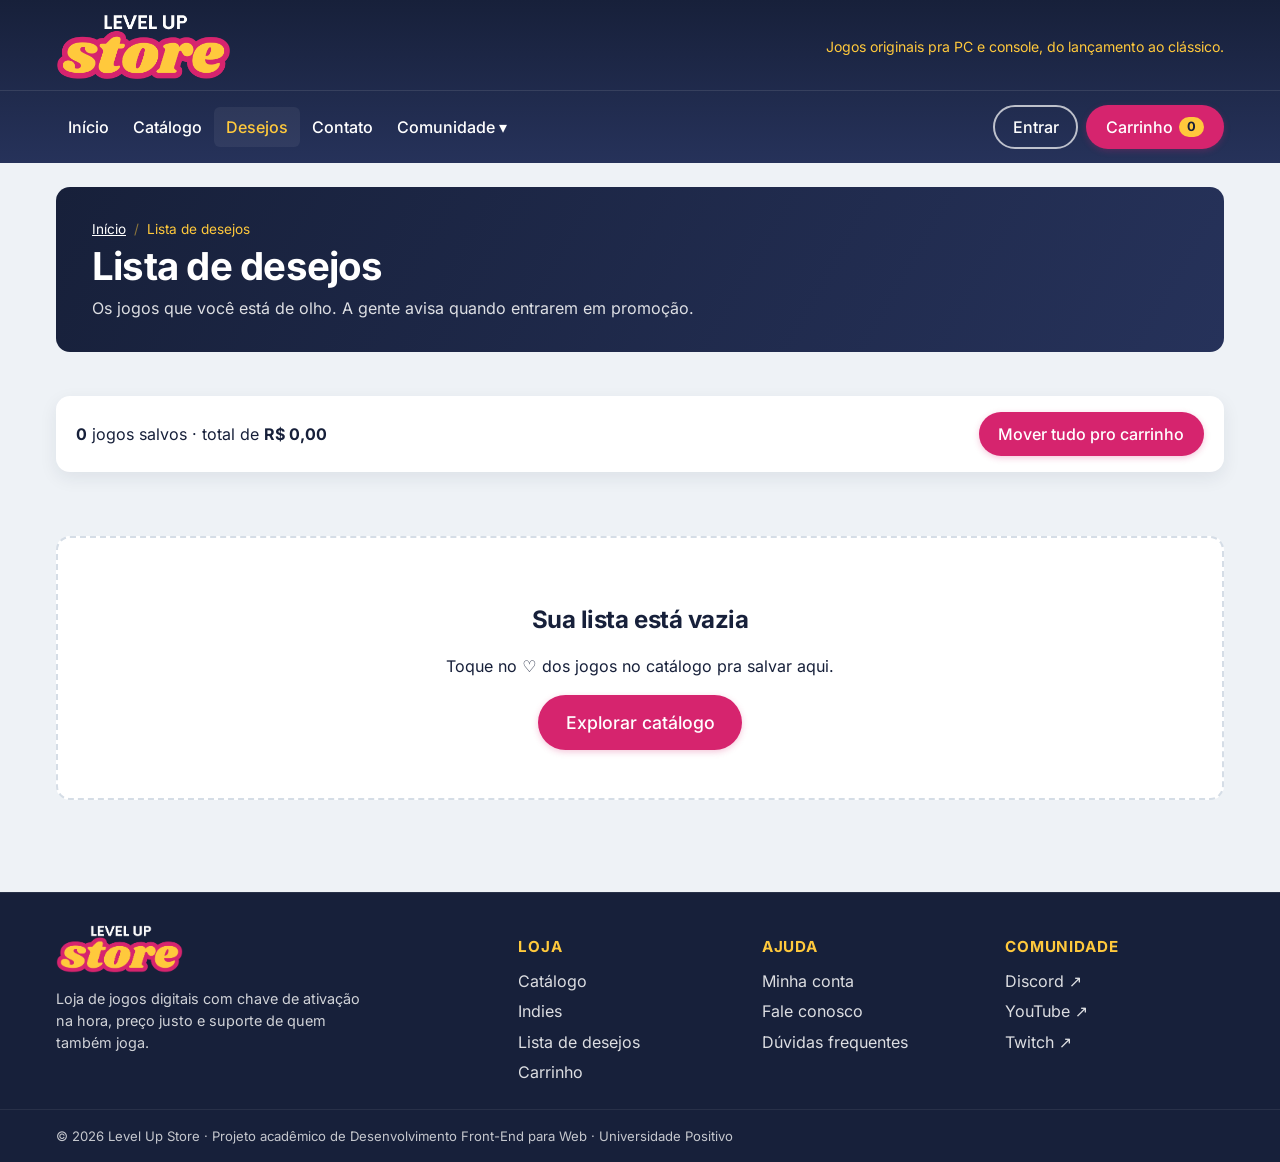
<file: lista-desejos.html>
<!DOCTYPE html>
<html lang="pt-BR">
<head>
  <meta charset="UTF-8">
  <meta name="viewport" content="width=device-width, initial-scale=1">
  <meta name="description" content="Level Up Store: loja de jogos digitais para PC e console.">
  <title>Lista de desejos | Level Up Store</title>
  <link rel="stylesheet" href="css/style.css?v=2">
</head>
<body>
  <header class="topo-site">
    <div class="topo-marca envoltorio">
      <a class="logo" href="index.html"><img src="img/logo.png" alt="Level Up Store - página inicial"></a>
      <p class="tagline">Jogos originais pra PC e console, do lançamento ao clássico.</p>
    </div>
    <nav class="menu-puro" aria-label="Menu principal">
      <div class="envoltorio menu-puro-linha">
        <button type="button" class="menu-toggle" id="menu-toggle" aria-controls="menu-links" aria-expanded="false">☰ Menu</button>
        <ul class="menu-links" id="menu-links">
        <li><a href="index.html">Início</a></li>
        <li><a href="catalogo.html">Catálogo</a></li>
        <li><a href="lista-desejos.html" class="ativo" aria-current="page">Desejos</a></li>
        <li><a href="contato.html">Contato</a></li>
        <li class="submenu">
            <span>Comunidade ▾</span>
            <ul>
            <li><a href="https://discord.com" target="_blank" rel="noopener">Discord ↗</a></li>
            <li><a href="https://www.youtube.com" target="_blank" rel="noopener">YouTube ↗</a></li>
            <li><a href="https://www.twitch.tv" target="_blank" rel="noopener">Twitch ↗</a></li>
            </ul>
          </li>
        </ul>
        <div class="acoes-topo">
          <a class="botao botao-contorno-claro" id="link-conta" href="login.html">Entrar</a>
          <a class="botao botao-principal" href="carrinho.html">Carrinho <span class="contador" id="cart-count">0</span></a>
        </div>
      </div>
    </nav>
  </header>

  <main class="envoltorio conteudo">
    <section class="cabecalho-pagina revelar">
      <nav aria-label="Você está em">
        <ol class="migalhas">
          <li><a href="index.html">Início</a></li>
          <li aria-current="page">Lista de desejos</li>
        </ol>
      </nav>
      <h1>Lista de desejos</h1>
      <p>Os jogos que você está de olho. A gente avisa quando entrarem em promoção.</p>
    </section>

    <section id="resumo-desejos" class="resumo-desejos revelar" hidden>
      <p><strong id="desejos-qtd">0</strong> jogos salvos · total de <strong id="desejos-soma">R$ 0,00</strong></p>
      <button type="button" class="botao botao-principal" id="tudo-carrinho">Mover tudo pro carrinho</button>
    </section>

    <section class="grade-jogos" id="grade-desejos" aria-label="Jogos desejados"></section>

    <section id="desejos-vazio" class="estado-vazio revelar" hidden>
      <h2>Sua lista está vazia</h2>
      <p>Toque no ♡ dos jogos no catálogo pra salvar aqui.</p>
      <a class="botao botao-principal botao-grande" href="catalogo.html">Explorar catálogo</a>
    </section>
  </main>

  <footer class="rodape-site">
    <div class="envoltorio rodape-colunas">
      <div class="rodape-marca">
        <img src="img/logo.png" alt="Level Up Store">
        <p>Loja de jogos digitais com chave de ativação na hora, preço justo e suporte de quem também joga.</p>
      </div>
      <nav aria-label="Loja">
        <h2>Loja</h2>
        <ul>
          <li><a href="catalogo.html">Catálogo</a></li>
          <li><a href="catalogo.html?cat=Indie">Indies</a></li>
          <li><a href="lista-desejos.html">Lista de desejos</a></li>
          <li><a href="carrinho.html">Carrinho</a></li>
        </ul>
      </nav>
      <nav aria-label="Ajuda">
        <h2>Ajuda</h2>
        <ul>
          <li><a href="conta.html">Minha conta</a></li>
          <li><a href="contato.html">Fale conosco</a></li>
          <li><a href="contato.html#duvidas">Dúvidas frequentes</a></li>
        </ul>
      </nav>
      <nav aria-label="Redes">
        <h2>Comunidade</h2>
        <ul>
          <li><a href="https://discord.com" target="_blank" rel="noopener">Discord ↗</a></li>
          <li><a href="https://www.youtube.com" target="_blank" rel="noopener">YouTube ↗</a></li>
          <li><a href="https://www.twitch.tv" target="_blank" rel="noopener">Twitch ↗</a></li>
        </ul>
      </nav>
    </div>
    <div class="rodape-base">
      <p class="envoltorio">© 2026 Level Up Store · Projeto acadêmico de Desenvolvimento Front-End para Web · Universidade Positivo</p>
    </div>
  </footer>

  <script src="js/dados.js?v=2"></script>
  <script src="js/script.js?v=2"></script>
  <script src="js/desejos.js?v=2"></script>
</body>
</html>
</file>
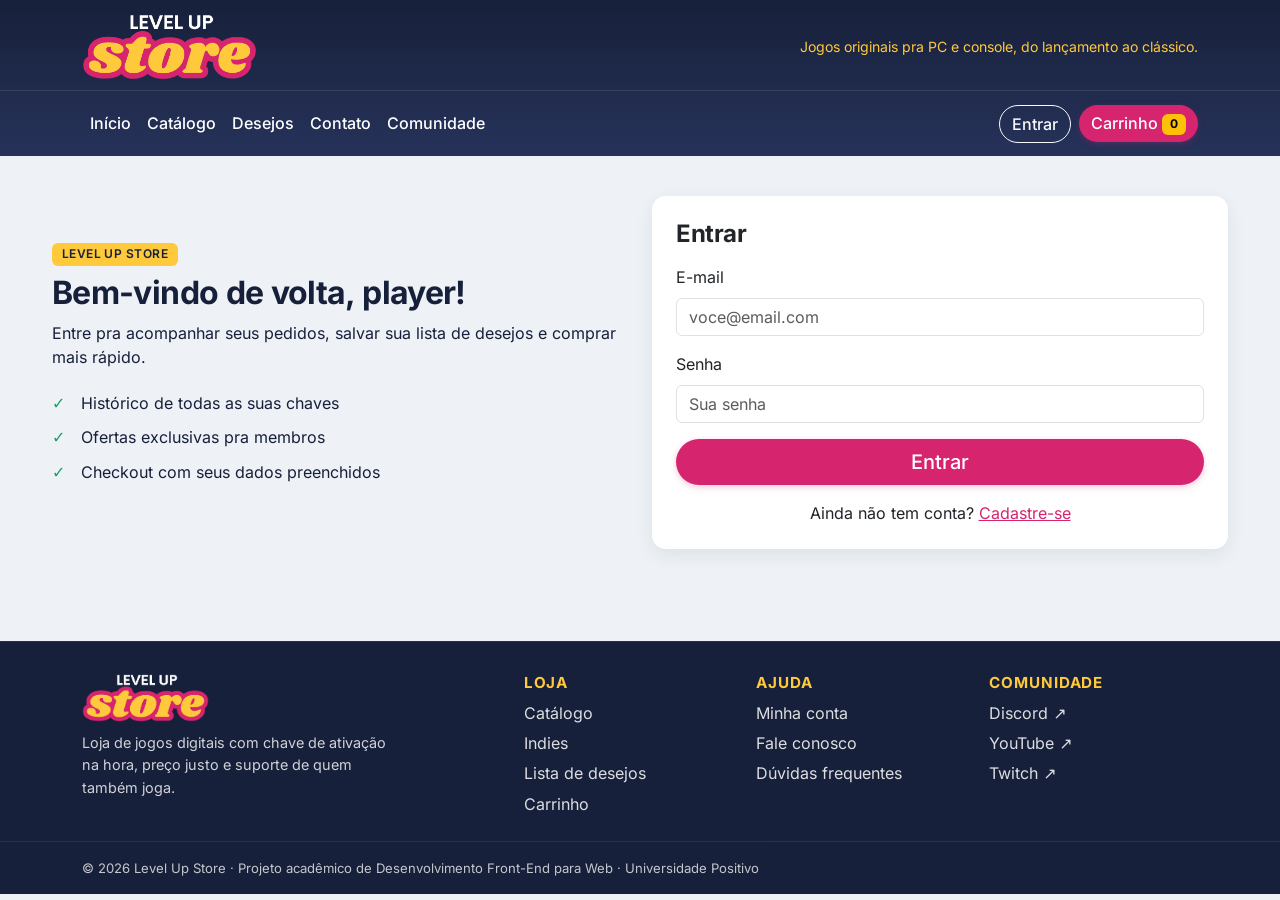
<file: login.html>
<!DOCTYPE html>
<html lang="pt-BR">
<head>
  <meta charset="UTF-8">
  <meta name="viewport" content="width=device-width, initial-scale=1">
  <meta name="description" content="Level Up Store: loja de jogos digitais para PC e console.">
  <title>Entrar | Level Up Store</title>
  <link rel="stylesheet" href="css/bootstrap.min.css">
  <link rel="stylesheet" href="css/style.css?v=2">
</head>
<body>
  <header class="topo-site">
    <div class="topo-marca container-xl">
      <a class="logo" href="index.html"><img src="img/logo.png" alt="Level Up Store - página inicial"></a>
      <p class="tagline">Jogos originais pra PC e console, do lançamento ao clássico.</p>
    </div>
    <nav class="navbar navbar-expand-lg navbar-dark menu-principal" aria-label="Menu principal">
      <div class="container-xl">
        <button class="navbar-toggler" type="button" data-bs-toggle="collapse" data-bs-target="#menu" aria-controls="menu" aria-expanded="false" aria-label="Abrir menu">
          <span class="navbar-toggler-icon"></span>
        </button>
        <a class="btn btn-loja btn-sm d-lg-none" href="carrinho.html">Carrinho <span class="badge text-bg-warning" id="cart-count-mobile">0</span></a>
        <div class="collapse navbar-collapse" id="menu">
          <ul class="navbar-nav me-auto">
          <li class="nav-item"><a class="nav-link" href="index.html">Início</a></li>
          <li class="nav-item"><a class="nav-link" href="catalogo.html">Catálogo</a></li>
          <li class="nav-item"><a class="nav-link" href="lista-desejos.html">Desejos</a></li>
          <li class="nav-item"><a class="nav-link" href="contato.html">Contato</a></li>
            <li class="nav-item dropdown">
              <a class="nav-link dropdown-toggle" href="#" role="button" data-bs-toggle="dropdown" aria-expanded="false">Comunidade</a>
              <ul class="dropdown-menu">
            <li><a class="dropdown-item" href="https://discord.com" target="_blank" rel="noopener">Discord ↗</a></li>
            <li><a class="dropdown-item" href="https://www.youtube.com" target="_blank" rel="noopener">YouTube ↗</a></li>
            <li><a class="dropdown-item" href="https://www.twitch.tv" target="_blank" rel="noopener">Twitch ↗</a></li>
              </ul>
            </li>
          </ul>
          <div class="acoes-topo">
            <a class="btn btn-outline-light" id="link-conta" href="login.html">Entrar</a>
            <a class="btn btn-loja d-none d-lg-inline-block" href="carrinho.html">Carrinho <span class="badge text-bg-warning" id="cart-count">0</span></a>
          </div>
        </div>
      </div>
    </nav>
  </header>

  <main class="container-xl conteudo">
    <section class="tela-acesso revelar">
      <div class="acesso-lado">
        <span class="selo">Level Up Store</span>
        <h1>Bem-vindo de volta, player!</h1>
        <p>Entre pra acompanhar seus pedidos, salvar sua lista de desejos e comprar mais rápido.</p>
        <ul class="lista-beneficios">
          <li>Histórico de todas as suas chaves</li>
          <li>Ofertas exclusivas pra membros</li>
          <li>Checkout com seus dados preenchidos</li>
        </ul>
      </div>
      <div class="card painel acesso-form">
        <div class="card-body p-4">
          <h2 class="h4 fw-bold mb-3">Entrar</h2>
          <div id="mensagem-login" role="status"></div>
          <form id="form-login" class="d-grid gap-3">
            <div>
              <label class="form-label" for="login-email">E-mail</label>
              <input type="email" class="form-control" id="login-email" placeholder="voce@email.com" required>
            </div>
            <div>
              <label class="form-label" for="login-senha">Senha</label>
              <input type="password" class="form-control" id="login-senha" placeholder="Sua senha" required minlength="6">
            </div>
            <button type="submit" class="btn btn-loja btn-lg">Entrar</button>
          </form>
          <p class="mt-3 mb-0 text-center">Ainda não tem conta? <a href="cadastro.html">Cadastre-se</a></p>
        </div>
      </div>
    </section>
  </main>

  <footer class="rodape-site">
    <div class="container-xl rodape-colunas">
      <div class="rodape-marca">
        <img src="img/logo.png" alt="Level Up Store">
        <p>Loja de jogos digitais com chave de ativação na hora, preço justo e suporte de quem também joga.</p>
      </div>
      <nav aria-label="Loja">
        <h2>Loja</h2>
        <ul>
          <li><a href="catalogo.html">Catálogo</a></li>
          <li><a href="catalogo.html?cat=Indie">Indies</a></li>
          <li><a href="lista-desejos.html">Lista de desejos</a></li>
          <li><a href="carrinho.html">Carrinho</a></li>
        </ul>
      </nav>
      <nav aria-label="Ajuda">
        <h2>Ajuda</h2>
        <ul>
          <li><a href="conta.html">Minha conta</a></li>
          <li><a href="contato.html">Fale conosco</a></li>
          <li><a href="contato.html#duvidas">Dúvidas frequentes</a></li>
        </ul>
      </nav>
      <nav aria-label="Redes">
        <h2>Comunidade</h2>
        <ul>
          <li><a href="https://discord.com" target="_blank" rel="noopener">Discord ↗</a></li>
          <li><a href="https://www.youtube.com" target="_blank" rel="noopener">YouTube ↗</a></li>
          <li><a href="https://www.twitch.tv" target="_blank" rel="noopener">Twitch ↗</a></li>
        </ul>
      </nav>
    </div>
    <div class="rodape-base">
      <p class="container-xl">© 2026 Level Up Store · Projeto acadêmico de Desenvolvimento Front-End para Web · Universidade Positivo</p>
    </div>
  </footer>

  <script src="js/bootstrap.bundle.min.js"></script>
  <script src="js/dados.js?v=2"></script>
  <script src="js/script.js?v=2"></script>
  <script src="js/login.js?v=2"></script>
</body>
</html>
</file>
<file: css/style.css>
/*
  Level Up Store - folha de estilo principal
  Paleta: azul-marinho (--ink), rosa (--accent) e amarelo (--sun), com fonte Inter.
  Layout mobile-first com pontos de quebra em 410px (iPhone), 729px (iPad) e 990px (desktop).
*/

@font-face {
  font-family: "Inter";
  src: url("../fonts/inter-latin-400-normal.woff2") format("woff2");
  font-weight: 400;
  font-display: swap;
}

@font-face {
  font-family: "Inter";
  src: url("../fonts/inter-latin-500-normal.woff2") format("woff2");
  font-weight: 500;
  font-display: swap;
}

@font-face {
  font-family: "Inter";
  src: url("../fonts/inter-latin-600-normal.woff2") format("woff2");
  font-weight: 600;
  font-display: swap;
}

@font-face {
  font-family: "Inter";
  src: url("../fonts/inter-latin-700-normal.woff2") format("woff2");
  font-weight: 700;
  font-display: swap;
}

:root {
  --bg: #EEF2F6;
  --ink: #17203A;
  --ink-2: #26325A;
  --accent: #D6246E;
  --accent-escuro: #B01A59;
  --sun: #FFC93C;
  --card: #FFFFFF;
  --line: #D5DDE6;
  --muted: #5B6680;
  --verde: #1F9D63;
  --raio: 14px;
  --sombra: 0 6px 18px rgba(23, 32, 58, 0.08);
  --sombra-forte: 0 16px 32px rgba(23, 32, 58, 0.18);
  --bs-body-font-family: "Inter", "Segoe UI", system-ui, sans-serif;
}

* {
  box-sizing: border-box;
}

html {
  scroll-behavior: smooth;
}

body {
  margin: 0;
  font-family: "Inter", "Segoe UI", system-ui, sans-serif;
  background: var(--bg);
  color: var(--ink);
  line-height: 1.55;
}

img {
  max-width: 100%;
  display: block;
}

a {
  color: var(--accent);
  transition: color 0.2s;
}

a:hover {
  color: var(--accent-escuro);
}

h1,
h2,
h3 {
  font-weight: 700;
  line-height: 1.2;
  letter-spacing: -0.02em;
}

.envoltorio {
  width: 100%;
  max-width: 1200px;
  margin: 0 auto;
  padding-left: 16px;
  padding-right: 16px;
}

.conteudo {
  max-width: 1200px;
  padding-top: 1.5rem;
  padding-bottom: 3rem;
}

.conteudo > section {
  margin-bottom: 2.75rem;
}

@keyframes subir {
  from {
    opacity: 0;
    transform: translateY(18px);
  }
  to {
    opacity: 1;
    transform: translateY(0);
  }
}

@keyframes pulsar {
  0% {
    transform: scale(1);
  }
  40% {
    transform: scale(1.35);
  }
  100% {
    transform: scale(1);
  }
}

@keyframes entrar-aviso {
  from {
    opacity: 0;
    transform: translateX(40px);
  }
  to {
    opacity: 1;
    transform: translateX(0);
  }
}

@keyframes estourar {
  0% {
    transform: scale(0);
  }
  70% {
    transform: scale(1.15);
  }
  100% {
    transform: scale(1);
  }
}

.revelar {
  animation: subir 0.6s ease both;
}

.revelar:nth-of-type(2) {
  animation-delay: 0.08s;
}

.revelar:nth-of-type(3) {
  animation-delay: 0.16s;
}

.revelar:nth-of-type(4) {
  animation-delay: 0.24s;
}

.pulsar {
  animation: pulsar 0.45s ease;
}

.topo-site {
  background: linear-gradient(180deg, var(--ink) 0%, var(--ink-2) 100%);
  color: #fff;
  position: relative;
  z-index: 100;
}

.topo-marca {
  display: flex;
  flex-direction: column;
  align-items: flex-start;
  gap: 0.25rem;
  padding-top: 0.9rem;
  padding-bottom: 0.6rem;
}

.logo {
  display: inline-block;
  transition: transform 0.25s;
}

.logo:hover {
  transform: scale(1.04) rotate(-1deg);
}

.logo img {
  height: 54px;
  width: auto;
}

.tagline {
  margin: 0;
  font-size: 0.88rem;
  color: var(--sun);
}

.menu-principal {
  border-top: 1px solid rgba(255, 255, 255, 0.1);
  padding-top: 0.35rem;
  padding-bottom: 0.35rem;
}

.menu-principal .container-xl {
  gap: 0.5rem;
}

.menu-principal .nav-link {
  color: #fff;
  font-weight: 500;
  position: relative;
  padding-left: 0.75rem;
  padding-right: 0.75rem;
}

.menu-principal .nav-link::after {
  content: "";
  position: absolute;
  left: 0.75rem;
  right: 0.75rem;
  bottom: 0.2rem;
  height: 3px;
  border-radius: 3px;
  background: var(--sun);
  transform: scaleX(0);
  transform-origin: left;
  transition: transform 0.25s ease;
}

.menu-principal .nav-link:hover,
.menu-principal .nav-link.active,
.menu-principal .nav-link.show {
  color: var(--sun);
}

.menu-principal .nav-link:hover::after,
.menu-principal .nav-link.active::after {
  transform: scaleX(1);
}

.menu-principal .dropdown-menu {
  border: 0;
  border-radius: 10px;
  box-shadow: var(--sombra-forte);
  padding: 0.4rem;
}

.menu-principal .dropdown-item {
  border-radius: 6px;
}

.menu-principal .dropdown-item:hover {
  background: var(--sun);
  color: var(--ink);
}

.acoes-topo {
  display: flex;
  gap: 0.5rem;
  align-items: center;
  padding: 0.5rem 0;
}

.btn {
  font-weight: 500;
  border-radius: 99px;
  transition: transform 0.15s ease, box-shadow 0.2s ease, background-color 0.2s, filter 0.2s;
}

.btn:active {
  transform: scale(0.97);
}

.btn-loja {
  background: var(--accent);
  color: #fff;
  border: 0;
  box-shadow: 0 2px 6px rgba(214, 36, 110, 0.25);
}

.btn-loja:hover,
.btn-loja:focus-visible {
  background: var(--accent);
  color: #fff;
  transform: translateY(-2px);
  box-shadow: 0 6px 16px rgba(214, 36, 110, 0.3);
}

.btn-loja:active {
  transform: translateY(0);
}

.btn-outline-dark:hover {
  background: var(--ink);
  border-color: var(--ink);
}

.badge {
  display: inline-block;
}

.botao {
  display: inline-flex;
  align-items: center;
  justify-content: center;
  gap: 0.4rem;
  font: inherit;
  font-weight: 500;
  border: 2px solid transparent;
  border-radius: 99px;
  padding: 0.45rem 1.1rem;
  cursor: pointer;
  text-decoration: none;
  transition: transform 0.15s ease, box-shadow 0.2s ease, background-color 0.2s, color 0.2s;
}

.botao:active {
  transform: scale(0.97);
}

.botao-principal {
  background: var(--accent);
  color: #fff;
  box-shadow: 0 2px 6px rgba(214, 36, 110, 0.25);
}

.botao-principal:hover {
  color: #fff;
  transform: translateY(-2px);
  box-shadow: 0 6px 16px rgba(214, 36, 110, 0.3);
}

.botao-contorno-claro {
  border-color: rgba(255, 255, 255, 0.7);
  color: #fff;
}

.botao-contorno-claro:hover {
  background: #fff;
  color: var(--ink);
}

.botao-texto {
  background: none;
  color: var(--accent);
  padding: 0.2rem 0.4rem;
}

.botao-texto:hover {
  text-decoration: underline;
}

.botao-grande {
  padding: 0.75rem 1.6rem;
  font-size: 1.1rem;
}

.botao-cheio {
  width: 100%;
}

.contador {
  background: var(--sun);
  color: var(--ink);
  border-radius: 99px;
  padding: 0 0.5rem;
  font-size: 0.8rem;
  font-weight: 700;
}

.menu-puro {
  border-top: 1px solid rgba(255, 255, 255, 0.1);
}

.menu-puro-linha {
  display: flex;
  flex-wrap: wrap;
  align-items: center;
  justify-content: space-between;
  gap: 0.5rem;
  padding-top: 0.4rem;
  padding-bottom: 0.4rem;
}

.menu-toggle {
  background: none;
  color: #fff;
  border: 1px solid rgba(255, 255, 255, 0.4);
  border-radius: 8px;
  padding: 0.4rem 0.8rem;
  font: inherit;
  cursor: pointer;
}

.menu-toggle:hover {
  border-color: var(--sun);
  color: var(--sun);
}

.menu-links {
  list-style: none;
  margin: 0;
  padding: 0;
  width: 100%;
  display: none;
  flex-direction: column;
  order: 3;
}

.menu-links.aberto {
  display: flex;
}

.menu-links a,
.submenu > span {
  display: block;
  color: #fff;
  text-decoration: none;
  font-weight: 500;
  padding: 0.5rem 0.75rem;
  border-radius: 6px;
  transition: color 0.2s, background-color 0.2s;
}

.menu-links a:hover,
.menu-links a.ativo {
  color: var(--sun);
  background: rgba(255, 255, 255, 0.06);
}

.submenu ul {
  list-style: none;
  padding-left: 1rem;
  margin: 0;
}

.cabecalho-pagina {
  background: linear-gradient(120deg, var(--ink) 0%, var(--ink-2) 100%);
  color: #fff;
  border-radius: var(--raio);
  padding: 1.5rem;
}

.cabecalho-pagina h1 {
  font-size: 1.9rem;
  margin: 0.2rem 0 0.4rem;
}

.cabecalho-pagina p {
  margin: 0;
  opacity: 0.85;
}

.cabecalho-pagina .breadcrumb,
.migalhas {
  margin: 0;
  font-size: 0.85rem;
  --bs-breadcrumb-divider-color: rgba(255, 255, 255, 0.5);
  --bs-breadcrumb-item-active-color: var(--sun);
}

.cabecalho-pagina a {
  color: #fff;
}

.migalhas {
  list-style: none;
  padding: 0;
  display: flex;
  gap: 0.5rem;
}

.migalhas li + li::before {
  content: "/";
  margin-right: 0.5rem;
  opacity: 0.5;
}

.migalhas li[aria-current] {
  color: var(--sun);
}

.vitrine {
  display: grid;
  grid-template-columns: 1fr;
  gap: 1rem;
}

.destaque-principal {
  border-radius: var(--raio);
  overflow: hidden;
  box-shadow: var(--sombra-forte);
}

.destaque-principal .carousel-item img {
  height: 280px;
  object-fit: cover;
}

.destaque-principal .carousel-item::after {
  content: "";
  position: absolute;
  inset: 0;
  background: linear-gradient(90deg, rgba(10, 14, 28, 0.85) 0%, rgba(10, 14, 28, 0.2) 70%);
}

.carousel-caption {
  left: 10%;
  right: 10%;
  bottom: 2rem;
  z-index: 2;
}

.carousel-caption h1,
.carousel-caption .h1 {
  font-size: 1.8rem;
  font-weight: 700;
}

.carousel-caption p {
  display: none;
  max-width: 42ch;
}

.carousel-control-prev,
.carousel-control-next {
  z-index: 3;
  width: 8%;
}

.carousel-indicators {
  z-index: 3;
}

.selo {
  display: inline-block;
  background: var(--sun);
  color: var(--ink);
  font-weight: 600;
  font-size: 0.75rem;
  padding: 0.15rem 0.6rem;
  border-radius: 6px;
  margin-bottom: 0.5rem;
  text-transform: uppercase;
  letter-spacing: 0.04em;
}

.destaques-laterais {
  display: flex;
  flex-direction: column;
  gap: 0.6rem;
}

.titulo-lateral {
  font-size: 1rem;
  margin: 0;
  text-transform: uppercase;
  letter-spacing: 0.06em;
  color: var(--muted);
}

.mini-destaque {
  display: flex;
  align-items: center;
  gap: 0.9rem;
  background: var(--card);
  border: 1px solid var(--line);
  border-radius: 12px;
  padding: 0.6rem;
  color: var(--ink);
  text-decoration: none;
  transition: transform 0.2s, border-color 0.2s, box-shadow 0.2s;
}

.mini-destaque:hover {
  color: var(--ink);
  transform: translateX(4px);
  border-color: var(--accent);
  box-shadow: var(--sombra);
}

.mini-destaque span {
  display: flex;
  flex-direction: column;
}

.mini-destaque small {
  color: var(--accent);
  font-weight: 500;
}

.vantagens {
  display: grid;
  grid-template-columns: 1fr;
  gap: 0.75rem;
}

.vantagem {
  display: flex;
  align-items: center;
  gap: 0.8rem;
  background: var(--card);
  border-radius: 12px;
  padding: 0.9rem 1rem;
  border: 1px solid var(--line);
}

.vantagem-icone {
  font-size: 1.5rem;
  width: 46px;
  height: 46px;
  display: grid;
  place-items: center;
  background: var(--bg);
  border-radius: 50%;
  flex-shrink: 0;
}

.vantagem div {
  display: flex;
  flex-direction: column;
}

.vantagem small {
  color: var(--muted);
}

.titulo-secao {
  display: flex;
  justify-content: space-between;
  align-items: center;
  flex-wrap: wrap;
  gap: 0.5rem;
  margin-bottom: 1rem;
}

.titulo-secao h2 {
  font-size: 1.45rem;
  margin: 0;
}

.titulo-secao a {
  font-weight: 500;
  text-decoration: none;
}

.grade-jogos {
  display: grid;
  grid-template-columns: repeat(2, 1fr);
  gap: 0.75rem;
}

.card-jogo {
  display: flex;
  flex-direction: column;
  background: var(--card);
  border: 1px solid var(--line);
  border-radius: var(--raio);
  overflow: hidden;
  transition: transform 0.25s ease, box-shadow 0.25s ease, border-color 0.25s;
  animation: subir 0.5s ease both;
}

.card-jogo:hover {
  transform: translateY(-6px);
  box-shadow: var(--sombra-forte);
  border-color: var(--accent);
}

.card-jogo-capa {
  position: relative;
  overflow: hidden;
}

.card-jogo-capa img {
  width: 100%;
  aspect-ratio: 3 / 4;
  object-fit: cover;
  border-radius: 0;
  transition: transform 0.4s ease;
}

.card-jogo:hover .card-jogo-capa img {
  transform: scale(1.06);
}

.selo-desconto {
  position: absolute;
  top: 0.6rem;
  left: 0.6rem;
  background: var(--verde);
  color: #fff;
  font-weight: 700;
  font-size: 0.85rem;
  padding: 0.1rem 0.55rem;
  border-radius: 6px;
}

.selo-desconto.estatico {
  position: static;
  vertical-align: middle;
}

.botao-desejo {
  position: absolute;
  top: 0.5rem;
  right: 0.5rem;
  width: 38px;
  height: 38px;
  border: 0;
  border-radius: 50%;
  background: rgba(255, 255, 255, 0.92);
  color: var(--accent);
  font-size: 1.2rem;
  line-height: 1;
  cursor: pointer;
  transition: transform 0.2s, background-color 0.2s, color 0.2s;
}

.botao-desejo:hover {
  transform: scale(1.12);
}

.botao-desejo.ativo {
  background: var(--accent);
  color: #fff;
}

.botao-desejo-texto.ativo {
  background: var(--accent);
  border-color: var(--accent);
  color: #fff;
}

.card-jogo-corpo {
  display: flex;
  flex-direction: column;
  gap: 0.25rem;
  padding: 0.85rem;
  flex: 1;
}

.card-jogo-corpo h3 {
  font-size: 1rem;
  margin: 0;
}

.card-jogo-corpo h3 a {
  color: var(--ink);
  text-decoration: none;
}

.card-jogo-corpo h3 a:hover {
  color: var(--accent);
}

.card-jogo-texto {
  display: none;
  font-size: 0.88rem;
  color: var(--muted);
  margin: 0;
}

.card-jogo-corpo .preco {
  margin-top: auto;
}

.card-jogo-corpo .btn,
.card-jogo-corpo .botao {
  font-size: 0.88rem;
  padding: 0.45rem 0.6rem;
}

.genero {
  color: var(--muted);
  text-transform: uppercase;
  font-size: 0.72rem;
  letter-spacing: 0.06em;
  font-weight: 500;
}

.preco {
  font-weight: 700;
  color: var(--accent);
  font-size: 1.1rem;
  margin: 0.3rem 0;
}

.preco s,
.detalhe-preco s {
  color: #8A93A8;
  font-weight: 400;
  font-size: 0.85rem;
}

.faixa-cupom {
  display: flex;
  flex-direction: column;
  align-items: flex-start;
  gap: 1rem;
  background: linear-gradient(110deg, var(--accent) 0%, #8E1A73 100%);
  color: #fff;
  border-radius: var(--raio);
  padding: 1.75rem;
  box-shadow: var(--sombra-forte);
}

.faixa-cupom h2 {
  font-size: 1.7rem;
  margin: 0 0 0.3rem;
}

.faixa-cupom p {
  margin: 0;
}

.categorias {
  display: grid;
  grid-template-columns: repeat(2, 1fr);
  gap: 0.75rem;
}

.cat {
  background: var(--card);
  border: 1px solid var(--line);
  border-radius: 12px;
  padding: 1rem;
  text-align: center;
  font-weight: 600;
  color: var(--ink);
  text-decoration: none;
  transition: background-color 0.2s, color 0.2s, transform 0.2s;
}

.cat:hover {
  background: var(--ink);
  border-color: var(--ink);
  color: #fff;
  transform: translateY(-3px);
}

.noticias {
  display: grid;
  grid-template-columns: 1fr;
  gap: 1rem;
}

.noticia {
  background: var(--card);
  border-radius: 12px;
  padding: 1.1rem;
  border: 1px solid var(--line);
  transition: transform 0.2s;
}

.noticia:hover {
  transform: translateY(-3px);
  border-color: var(--accent);
}

.noticia time {
  font-size: 0.8rem;
  color: var(--muted);
  font-weight: 500;
}

.noticia h3 {
  font-size: 1.08rem;
  margin: 0.3rem 0;
}

.noticia p {
  margin: 0;
  font-size: 0.92rem;
  color: var(--muted);
}

.sobre-local {
  display: grid;
  grid-template-columns: 1fr;
  gap: 1rem;
}

.bloco-info {
  background: var(--card);
  border: 1px solid var(--line);
  border-radius: var(--raio);
  padding: 1.5rem;
}

.bloco-info h2 {
  font-size: 1.3rem;
}

.barra-filtros {
  background: var(--card);
  border-radius: var(--raio);
  padding: 1rem;
  box-shadow: var(--sombra);
}

.barra-filtros .form-label {
  font-size: 0.8rem;
  font-weight: 500;
  color: var(--muted);
  margin-bottom: 0.2rem;
}

.contagem {
  margin: 0.75rem 0 0;
  font-size: 0.9rem;
  color: var(--muted);
}

.estado-vazio {
  grid-column: 1 / -1;
  text-align: center;
  background: var(--card);
  border-radius: var(--raio);
  padding: 3rem 1.5rem;
  border: 2px dashed var(--line);
}

.detalhe-jogo {
  display: flex;
  flex-direction: column;
  gap: 1.5rem;
}

.detalhe-capa {
  width: 100%;
  max-width: 300px;
  border-radius: var(--raio);
  box-shadow: var(--sombra-forte);
}

.detalhe-info h1 {
  font-size: 2.2rem;
  margin: 0.2rem 0 0.6rem;
}

.detalhe-plataformas .badge {
  font-weight: 500;
  margin-bottom: 0.25rem;
}

.detalhe-classificacao {
  color: var(--muted);
}

.caixa-compra {
  background: var(--card);
  border-radius: var(--raio);
  padding: 1.25rem;
  box-shadow: var(--sombra);
}

.detalhe-preco {
  font-size: 1.9rem;
  color: var(--accent);
  margin: 0;
}

.detalhe-entrega {
  color: var(--verde);
  font-weight: 500;
}

.midia-jogo {
  display: grid;
  grid-template-columns: 1fr;
  gap: 1.5rem;
}

.midia-jogo h2 {
  font-size: 1.35rem;
}

.midia-jogo video {
  width: 100%;
  aspect-ratio: 16 / 9;
  max-height: 70vh;
  object-fit: contain;
  border-radius: var(--raio);
  background: #000;
  box-shadow: var(--sombra-forte);
}

.trilha {
  background: var(--ink);
  color: #fff;
  border-radius: var(--raio);
  padding: 1.1rem;
  margin-top: 1rem;
}

.trilha h3 {
  font-size: 1.05rem;
  color: var(--sun);
  margin: 0 0 0.25rem;
}

.trilha p {
  font-size: 0.9rem;
  opacity: 0.85;
}

.trilha audio {
  width: 100%;
}

.table-responsive {
  position: relative;
}

.tabela-loja {
  background: var(--card);
  border-radius: var(--raio);
  overflow: hidden;
  margin: 0;
}

.tabela-loja thead th {
  background: var(--ink);
  color: #fff;
  font-weight: 500;
  border: 0;
}

.tabela-loja caption {
  font-size: 0.85rem;
}

.avaliacoes {
  display: grid;
  grid-template-columns: 1fr;
  gap: 1rem;
}

.avaliacao {
  background: var(--card);
  border-radius: 12px;
  padding: 1.1rem;
  margin: 0;
  border: 1px solid var(--line);
}

.estrelas {
  color: #F2A900;
  font-size: 1.1rem;
  margin: 0;
  letter-spacing: 0.1em;
}

.avaliacao footer {
  color: var(--muted);
  font-size: 0.88rem;
}

.passos {
  display: flex;
  gap: 0.5rem;
  margin-bottom: 1.5rem;
}

.passo {
  flex: 1;
  text-align: center;
  font-size: 0.82rem;
  font-weight: 500;
  padding: 0.5rem;
  border-radius: 99px;
  background: var(--card);
  color: var(--muted);
  border: 2px solid var(--line);
}

.passo.ativo {
  border-color: var(--accent);
  color: var(--accent);
}

.passo.feito {
  background: var(--verde);
  border-color: var(--verde);
  color: #fff;
}

.layout-compra {
  display: grid;
  grid-template-columns: 1fr;
  gap: 1rem;
  align-items: start;
}

.layout-compra > *,
.layout-conta > * {
  min-width: 0;
}

.painel {
  border: 0;
  border-radius: var(--raio);
  box-shadow: var(--sombra);
}

fieldset.painel {
  margin: 0;
  padding: 0;
}

.item-carrinho {
  display: flex;
  align-items: center;
  gap: 0.75rem;
  min-width: 180px;
}

.item-carrinho img {
  width: 48px;
  border-radius: 6px;
}

.item-carrinho a {
  color: var(--ink);
  font-weight: 700;
  text-decoration: none;
}

.item-carrinho small {
  display: block;
  color: var(--muted);
}

.controle-qtd {
  display: flex;
  align-items: center;
  gap: 0.5rem;
}

.controle-qtd .btn {
  width: 32px;
  height: 32px;
  padding: 0;
}

.linhas-resumo {
  display: grid;
  grid-template-columns: 1fr auto;
  gap: 0.35rem;
  margin-bottom: 1rem;
}

.linhas-resumo dd {
  margin: 0;
  text-align: right;
}

.linhas-resumo .total {
  font-size: 1.3rem;
  font-weight: 700;
  border-top: 1px solid var(--line);
  padding-top: 0.5rem;
}

.pequeno-aviso {
  text-align: center;
  font-size: 0.85rem;
  color: var(--muted);
  margin: 0.75rem 0 0;
}

.opcoes-pagamento {
  display: grid;
  grid-template-columns: 1fr;
  gap: 0.6rem;
}

.opcao-pagamento {
  display: flex;
  align-items: center;
  gap: 0.75rem;
  border: 2px solid var(--line);
  border-radius: 12px;
  padding: 0.8rem 1rem;
  cursor: pointer;
  transition: border-color 0.2s, background-color 0.2s, transform 0.2s;
}

.opcao-pagamento:hover {
  border-color: var(--accent);
  transform: translateY(-2px);
}

.opcao-pagamento:has(input:checked) {
  border-color: var(--accent);
  background: #FDECF3;
}

.opcao-pagamento input {
  accent-color: var(--accent);
  width: 1.15rem;
  height: 1.15rem;
}

.opcao-pagamento span {
  display: flex;
  flex-direction: column;
}

.opcao-pagamento small {
  color: var(--muted);
}

.icone-sucesso {
  width: 72px;
  height: 72px;
  margin: 0 auto 1rem;
  border-radius: 50%;
  background: var(--verde);
  color: #fff;
  font-size: 2.4rem;
  display: grid;
  place-items: center;
  animation: estourar 0.5s ease both 0.2s;
}

.tela-acesso {
  display: grid;
  grid-template-columns: 1fr;
  gap: 1.5rem;
  align-items: center;
  padding-top: 1rem;
}

.acesso-lado h1 {
  font-size: 2rem;
}

.lista-beneficios {
  list-style: none;
  padding: 0;
}

.lista-beneficios li {
  padding: 0.3rem 0 0.3rem 1.8rem;
  position: relative;
}

.lista-beneficios li::before {
  content: "✓";
  position: absolute;
  left: 0;
  color: var(--verde);
  font-weight: 700;
}

.layout-conta {
  display: grid;
  grid-template-columns: 1fr;
  gap: 1rem;
  align-items: start;
}

.avatar {
  width: 80px;
  height: 80px;
  margin: 0 auto 0.75rem;
  border-radius: 50%;
  background: var(--accent);
  color: #fff;
  font-size: 2.2rem;
  font-weight: 700;
  display: grid;
  place-items: center;
}

.numeros-conta {
  display: grid;
  grid-template-columns: 1fr;
  gap: 0.75rem;
}

.numero {
  background: var(--card);
  border-radius: 12px;
  padding: 1rem;
  box-shadow: var(--sombra);
  display: flex;
  flex-direction: column;
}

.numero strong {
  font-size: 1.5rem;
  color: var(--accent);
}

.numero span {
  color: var(--muted);
  font-size: 0.88rem;
}

.resumo-desejos {
  display: flex;
  flex-wrap: wrap;
  justify-content: space-between;
  align-items: center;
  gap: 0.75rem;
  background: var(--card);
  border-radius: var(--raio);
  padding: 1rem 1.25rem;
  box-shadow: var(--sombra);
  margin-bottom: 1.25rem !important;
}

.resumo-desejos p {
  margin: 0;
}

.layout-contato {
  display: grid;
  grid-template-columns: 1fr;
  gap: 1.5rem;
  align-items: start;
}

.formulario-puro {
  display: grid;
  gap: 1rem;
  background: var(--card);
  border-radius: var(--raio);
  padding: 1.5rem;
  box-shadow: var(--sombra);
}

.formulario-puro h2 {
  font-size: 1.35rem;
  margin: 0;
}

.campo {
  display: flex;
  flex-direction: column;
  gap: 0.3rem;
}

.campo label {
  font-weight: 500;
}

.formulario-puro input[type="text"],
.formulario-puro input[type="email"],
.formulario-puro select,
.formulario-puro textarea {
  font: inherit;
  width: 100%;
  padding: 0.6rem 0.8rem;
  border: 2px solid var(--line);
  border-radius: 10px;
  background: #fff;
  color: var(--ink);
  transition: border-color 0.2s, box-shadow 0.2s;
}

.formulario-puro textarea {
  resize: vertical;
}

.formulario-puro input[type="submit"] {
  justify-self: start;
  border: 0;
}

.contador-texto {
  align-self: flex-end;
  color: var(--muted);
}

input:hover,
select:hover,
textarea:hover,
.form-control:hover,
.form-select:hover {
  border-color: var(--ink-2);
}

input:focus,
select:focus,
textarea:focus,
.form-control:focus,
.form-select:focus {
  outline: none;
  border-color: var(--sun);
  box-shadow: 0 0 0 4px rgba(255, 201, 60, 0.35);
}

input:invalid:not(:placeholder-shown),
textarea:invalid:not(:placeholder-shown),
.form-control:invalid:not(:placeholder-shown) {
  border-color: #DC3545;
  background-color: #FFF5F6;
}

input:invalid:not(:placeholder-shown):focus,
textarea:invalid:not(:placeholder-shown):focus {
  box-shadow: 0 0 0 4px rgba(220, 53, 69, 0.2);
}

input:valid:not(:placeholder-shown):not([type="submit"]):not([type="radio"]):not([type="checkbox"]) {
  border-color: var(--verde);
}

.canais {
  background: var(--ink);
  color: #fff;
  border-radius: var(--raio);
  padding: 1.5rem;
}

.canais h2 {
  font-size: 1.25rem;
  color: var(--sun);
}

.lista-canais {
  list-style: none;
  padding: 0;
  margin: 0;
  display: grid;
  gap: 0.9rem;
}

.lista-canais li {
  display: flex;
  flex-direction: column;
}

.lista-canais strong {
  font-size: 0.8rem;
  text-transform: uppercase;
  letter-spacing: 0.06em;
  opacity: 0.7;
}

.lista-canais a {
  color: var(--sun);
}

.lista-mensagens {
  list-style: none;
  padding: 0;
  margin: 0;
  display: grid;
  gap: 0.75rem;
}

.mensagem-enviada,
.mensagem-vazia {
  background: var(--card);
  border-radius: 12px;
  padding: 1rem 1.1rem;
  box-shadow: var(--sombra);
  animation: subir 0.4s ease both;
}

.mensagem-enviada p {
  margin: 0.3rem 0;
}

.mensagem-enviada small,
.mensagem-vazia {
  color: var(--muted);
}

.mensagem-topo {
  display: flex;
  justify-content: space-between;
  gap: 0.5rem;
}

.status-mensagem {
  background: #E6F6EE;
  color: var(--verde);
  font-size: 0.78rem;
  font-weight: 700;
  border-radius: 99px;
  padding: 0.1rem 0.6rem;
}

details {
  background: var(--card);
  border-radius: 12px;
  padding: 0.9rem 1.1rem;
  margin-bottom: 0.6rem;
  box-shadow: var(--sombra);
  transition: box-shadow 0.2s;
}

details[open] {
  box-shadow: var(--sombra-forte);
}

summary {
  font-weight: 700;
  cursor: pointer;
}

summary:hover {
  color: var(--accent);
}

details p {
  margin: 0.6rem 0 0;
  color: var(--muted);
}

.area-avisos {
  position: fixed;
  right: 1rem;
  bottom: 1rem;
  left: 1rem;
  z-index: 2000;
  display: grid;
  gap: 0.5rem;
  justify-items: end;
}

.aviso-loja {
  display: flex;
  align-items: center;
  gap: 0.75rem;
  max-width: 340px;
  margin: 0;
  padding: 0.8rem 1rem;
  border-radius: 12px;
  background: #fff;
  color: var(--ink);
  border: 1px solid var(--line);
  box-shadow: var(--sombra-forte);
  animation: entrar-aviso 0.35s ease both;
  transition: opacity 0.4s, transform 0.4s;
}

.aviso-loja.saindo {
  opacity: 0;
  transform: translateX(40px);
}

.fechar-aviso {
  margin-left: auto;
  background: none;
  border: 0;
  font-size: 1.3rem;
  line-height: 1;
  color: var(--muted);
  cursor: pointer;
}

.rodape-site {
  background: var(--ink);
  color: #fff;
  border-top: 1px solid rgba(255, 255, 255, 0.08);
}

.rodape-colunas {
  display: grid;
  grid-template-columns: 1fr;
  gap: 1.5rem;
  padding-top: 2rem;
  padding-bottom: 1.5rem;
}

.rodape-marca img {
  height: 48px;
  width: auto;
  margin-bottom: 0.6rem;
}

.rodape-marca p {
  font-size: 0.9rem;
  opacity: 0.8;
  max-width: 34ch;
}

.rodape-colunas h2 {
  font-size: 0.95rem;
  color: var(--sun);
  text-transform: uppercase;
  letter-spacing: 0.06em;
}

.rodape-colunas ul {
  list-style: none;
  padding: 0;
  margin: 0;
  display: grid;
  gap: 0.35rem;
}

.rodape-colunas a {
  color: #fff;
  text-decoration: none;
  opacity: 0.85;
  transition: color 0.2s, opacity 0.2s, padding-left 0.2s;
}

.rodape-colunas a:hover {
  color: var(--sun);
  opacity: 1;
  padding-left: 4px;
}

.rodape-base {
  border-top: 1px solid rgba(255, 255, 255, 0.1);
  padding: 1rem 0;
  font-size: 0.82rem;
  opacity: 0.75;
}

.rodape-base p {
  margin: 0 auto;
}

@media (min-width: 410px) {
  .grade-jogos {
    gap: 1rem;
  }

  .categorias {
    grid-template-columns: repeat(3, 1fr);
  }

  .vantagens {
    grid-template-columns: repeat(2, 1fr);
  }

  .numeros-conta {
    grid-template-columns: repeat(3, 1fr);
  }

  .opcoes-pagamento {
    grid-template-columns: repeat(3, 1fr);
  }

  .opcao-pagamento {
    flex-direction: column;
    text-align: center;
  }

  .rodape-colunas {
    grid-template-columns: repeat(2, 1fr);
  }
}

@media (min-width: 729px) {
  .topo-marca {
    flex-direction: row;
    align-items: center;
    justify-content: space-between;
  }

  .logo img {
    height: 66px;
  }

  .destaques-laterais {
    flex-direction: row;
    flex-wrap: wrap;
    order: -1;
  }

  .titulo-lateral {
    width: 100%;
  }

  .mini-destaque {
    flex: 1;
  }

  .destaque-principal .carousel-item img {
    height: 360px;
  }

  .carousel-caption p {
    display: block;
  }

  .carousel-caption h1,
  .carousel-caption .h1 {
    font-size: 2.6rem;
  }

  .grade-jogos {
    grid-template-columns: repeat(3, 1fr);
    gap: 1.25rem;
  }

  .card-jogo-texto {
    display: block;
  }

  .faixa-cupom {
    flex-direction: row;
    align-items: center;
    justify-content: space-between;
    padding: 2rem 2.5rem;
  }

  .noticias,
  .avaliacoes {
    grid-template-columns: repeat(3, 1fr);
  }

  .cabecalho-pagina {
    padding: 2rem 2.25rem;
  }

  .cabecalho-pagina h1 {
    font-size: 2.4rem;
  }

  .detalhe-jogo {
    flex-direction: row;
    align-items: flex-start;
  }

  .detalhe-capa {
    width: 260px;
    flex-shrink: 0;
  }

  .detalhe-info {
    flex: 1;
  }

  .tela-acesso {
    grid-template-columns: 1fr 1fr;
  }

  .layout-contato {
    grid-template-columns: 3fr 2fr;
  }

  .rodape-colunas {
    grid-template-columns: 2fr 1fr 1fr 1fr;
  }
}

@media (min-width: 990px) {
  .vitrine {
    grid-template-columns: 2fr 1fr;
  }

  .destaques-laterais {
    flex-direction: column;
    flex-wrap: nowrap;
    order: 0;
  }

  .titulo-lateral {
    width: auto;
  }

  .mini-destaque {
    flex: 1;
  }

  .destaque-principal .carousel-item img {
    height: 420px;
  }

  .vantagens {
    grid-template-columns: repeat(4, 1fr);
  }

  .grade-jogos {
    grid-template-columns: repeat(4, 1fr);
  }

  .grade-catalogo {
    grid-template-columns: repeat(5, 1fr);
  }

  .categorias {
    grid-template-columns: repeat(6, 1fr);
  }

  .sobre-local {
    grid-template-columns: 1fr 1fr;
  }

  .midia-jogo {
    grid-template-columns: 3fr 2fr;
  }

  .layout-compra {
    grid-template-columns: 2fr 1fr;
  }

  .resumo-compra {
    position: sticky;
    top: 1rem;
  }

  .layout-conta {
    grid-template-columns: 300px 1fr;
  }

  .menu-toggle {
    display: none;
  }

  .menu-links {
    display: flex;
    flex-direction: row;
    width: auto;
    order: 0;
    margin-right: auto;
  }

  .submenu {
    position: relative;
  }

  .submenu ul {
    display: none;
    position: absolute;
    top: 100%;
    left: 0;
    min-width: 170px;
    padding: 0.4rem;
    background: #fff;
    border-radius: 10px;
    box-shadow: var(--sombra-forte);
  }

  .submenu:hover ul,
  .submenu:focus-within ul {
    display: block;
  }

  .submenu ul a {
    color: var(--ink);
  }

  .submenu ul a:hover {
    background: var(--sun);
    color: var(--ink);
  }
}
</file>
